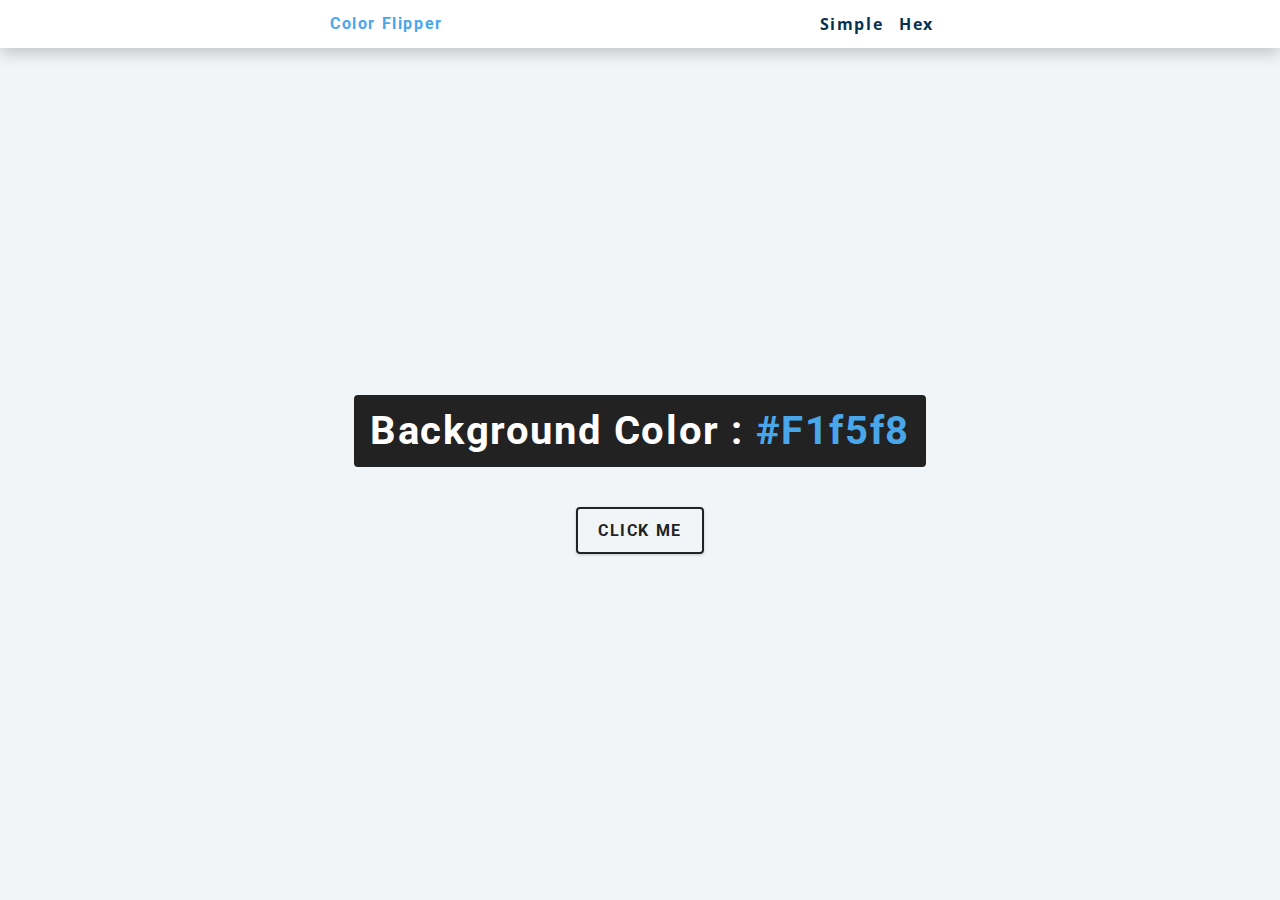
<file: 01-color-flipper/final/index.html>
<!DOCTYPE html>
<html lang="en">
  <head>
    <meta charset="UTF-8" />
    <meta name="viewport" content="width=device-width, initial-scale=1.0" />
    <title>Color Flipper || Simple</title>

    <!-- styles -->
    <link rel="stylesheet" href="styles.css" />
  </head>
  <body>
    <nav>
      <div class="nav-center">
        <h4>color flipper</h4>
        <ul class="nav-links">
          <li><a href="index.html">simple</a></li>
          <li><a href="hex.html">hex</a></li>
        </ul>
      </div>
    </nav>
    <main>
      <div class="container">
        <h2>background color : <span class="color">#f1f5f8</span></h2>
        <button class="btn btn-hero" id="btn">click me</button>
      </div>
    </main>
    <!-- javascript -->
    <script src="app.js"></script>
  </body>
</html>
</file>
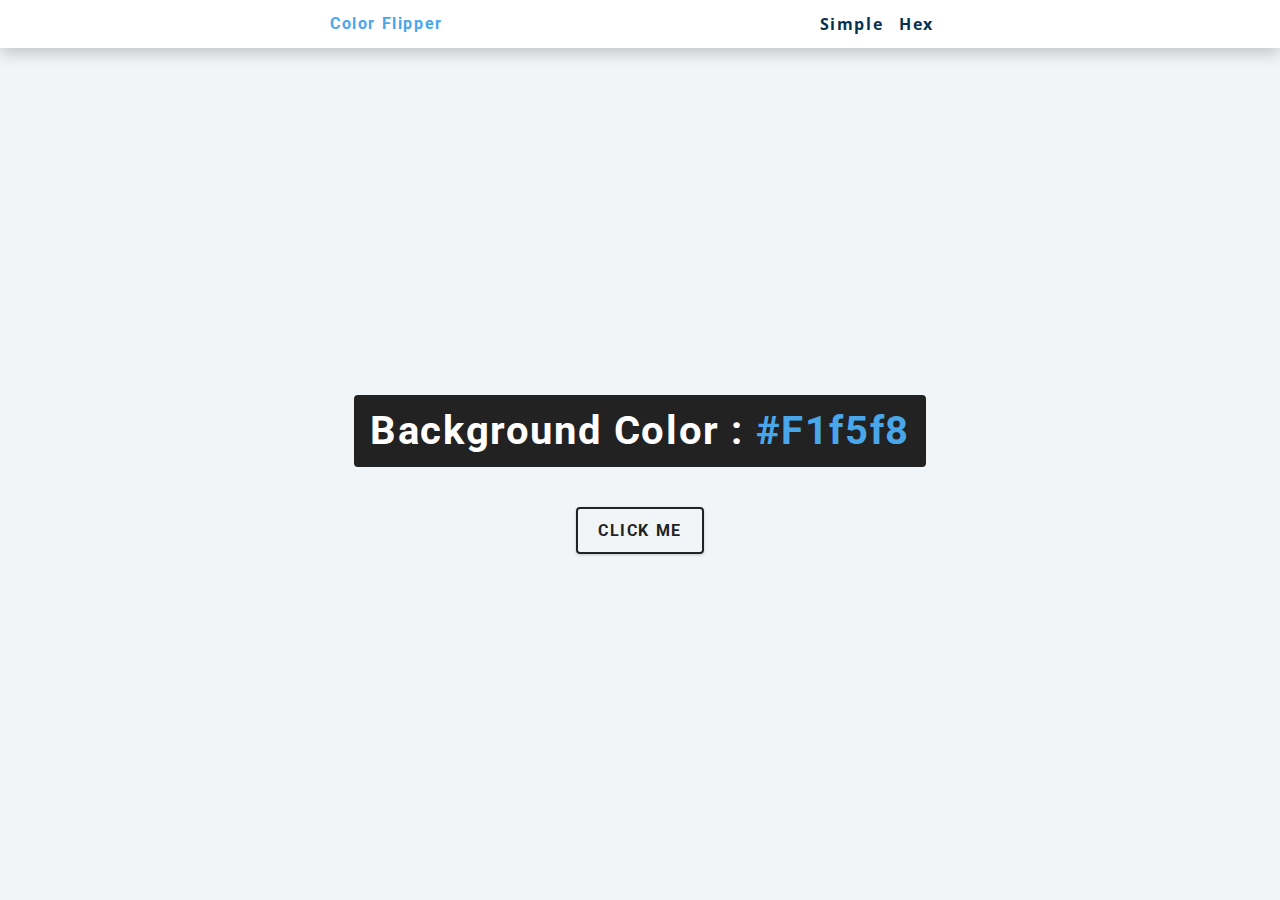
<file: 01-color-flipper/setup/index.html>
<!DOCTYPE html>
<html lang="en">
  <head>
    <meta charset="UTF-8" />
    <meta name="viewport" content="width=device-width, initial-scale=1.0" />
    <title>Color Flipper || Simple</title>

    <!-- styles -->
    <link rel="stylesheet" href="styles.css" />
  </head>
  <body>
    <nav>
        <div class="nav-center">
            <h4>color flipper</h4>
            <ul class="nav-links">
                <li>
                    <a href="index.html">simple</a>
                </li>
                <li>
                    <a href="hex.html">hex</a>
                </li>
            </ul>
        </div>
    </nav>
    <main>
        <div class="container">
            <h2>background color : 
                <span class="color">
                #f1f5f8
                </span></h2>
            <button class="btn btn-hero" id="btn">click me</button>
        </div>
    </main>

    
    <script src="app.js"></script>
  </body>
</html>
</file>
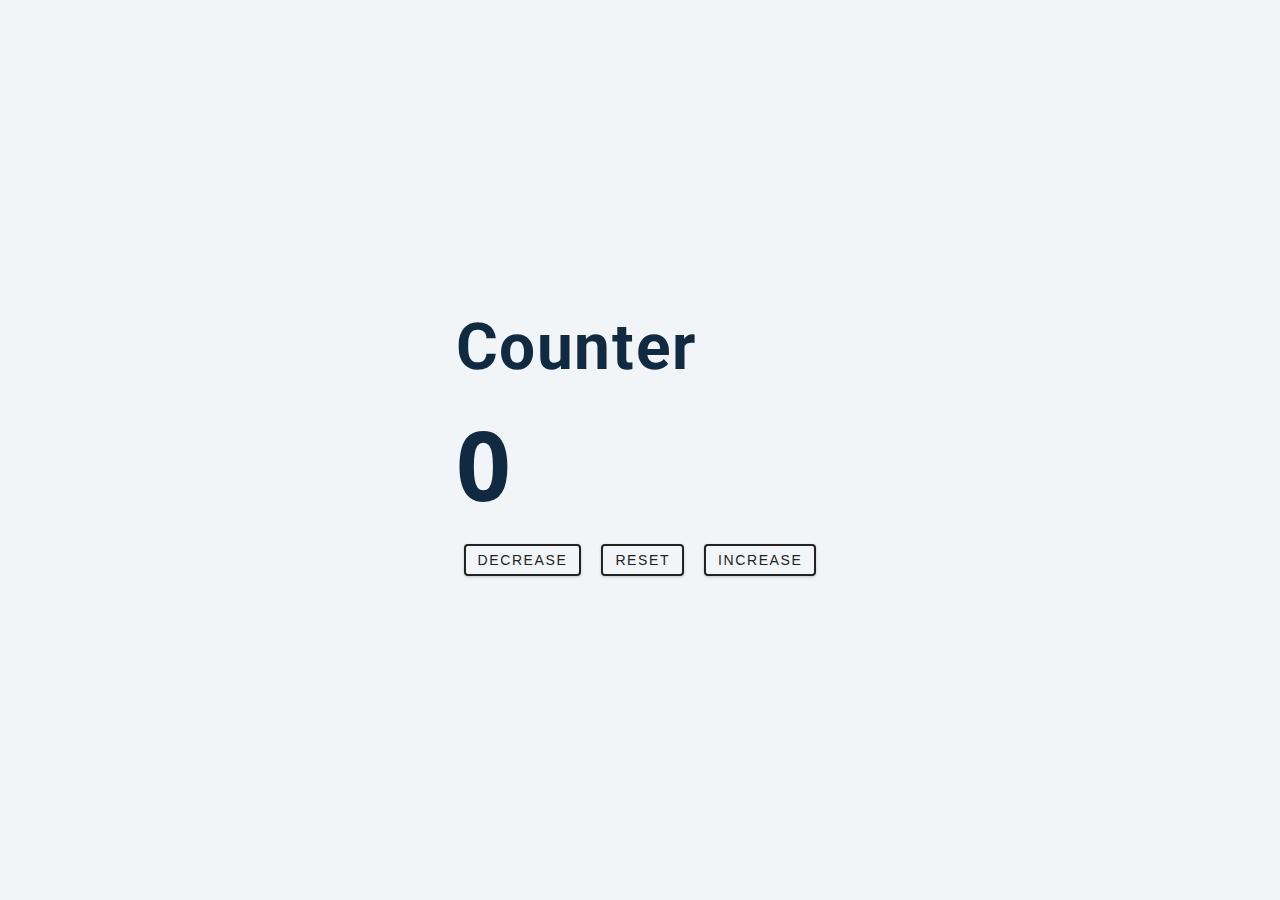
<file: 02-counter/setup/index.html>
<!DOCTYPE html>
<html lang="en">
  <head>
    <meta charset="UTF-8" />
    <meta name="viewport" content="width=device-width, initial-scale=1.0" />
    <title>Counter</title>

    <!-- styles -->
    <link rel="stylesheet" href="styles.css" />
  </head>
  <body>
    <main>
      <div calss="container">
        <h1>counter</h1>
        <span id="value">0</span>
        <div class="button-container">
          <button class="btn decrease">decrease</button>
          <button class="btn reset">reset</button>
          <button class="btn increase">increase</button>
        </div>
      </div>
    </main>
    <!-- javascript -->
    <script src="app.js"></script>
  </body>
</html>
</file>
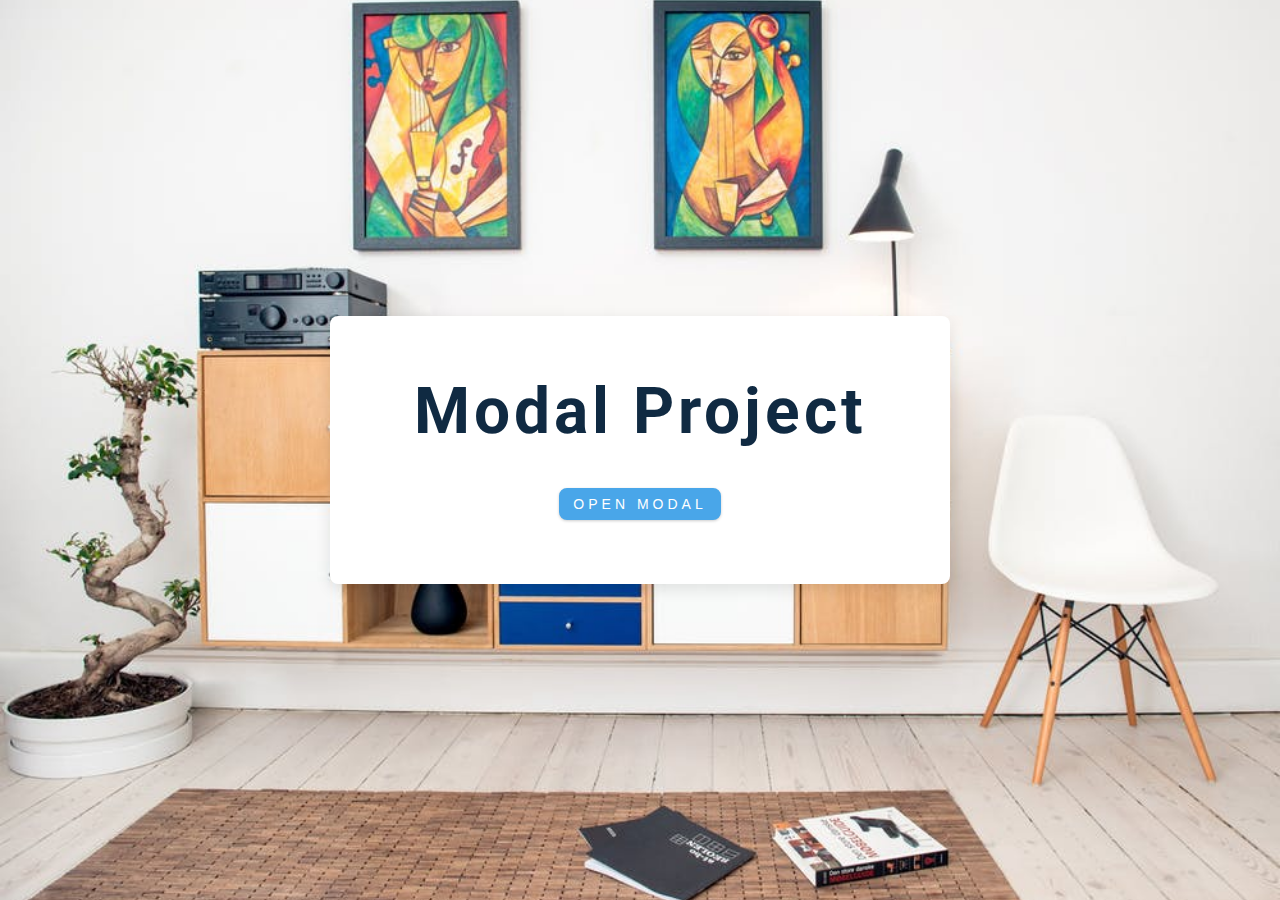
<file: 06-modal/setup/index.html>
<!DOCTYPE html>
<html lang="en">
  <head>
    <meta charset="UTF-8" />
    <meta name="viewport" content="width=device-width, initial-scale=1.0" />
    <title>Modal</title>
    <!-- font-awesome -->
    <link
      rel="stylesheet"
      href="https://cdnjs.cloudflare.com/ajax/libs/font-awesome/5.14.0/css/all.min.css"
    />
    <!-- styles -->
    <link rel="stylesheet" href="styles.css" />
  </head>
  <body>
    <!-- hero-->
    <header class="hero">
      <div class="banner">
        <h1>modal project</h1>
        <button class="btn modal-btn">
          open modal
        </button>
      </div>
    </header>
    <!-- modal -->
    <!-- 버튼을 클릭하면 modal-overlay modal-open클레스로 바뀜-->
    <div class="modal-overlay">
      <div class="modal-container">
        <h3>modal content</h3>
        <button class="close-btn"><i class="fas fa-times"></i></button>
      </div>
    </div>
    <!-- javascript -->
    <script src="app.js"></script>
  </body>
</html>
</file>
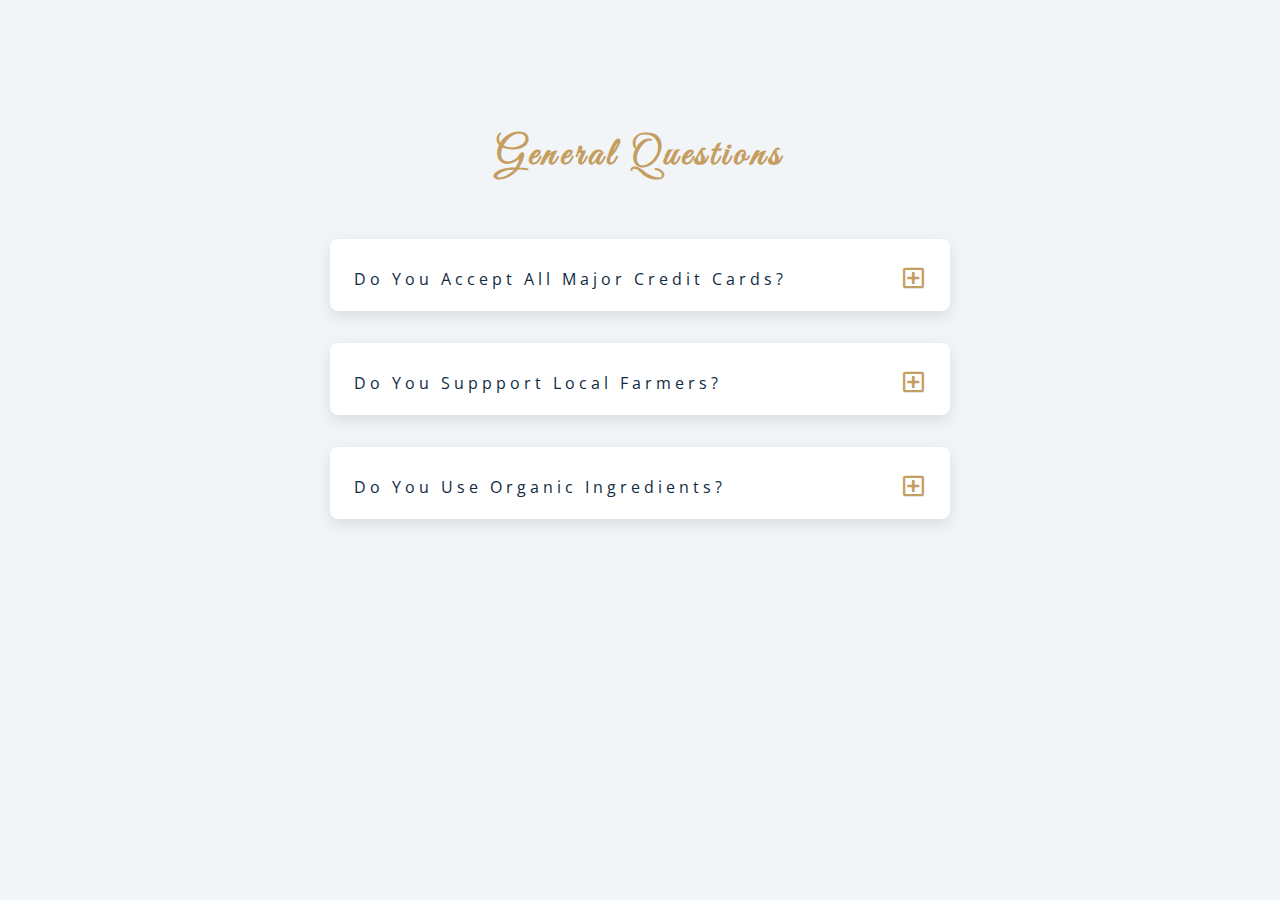
<file: 07-questions/setup/index.html>
<!DOCTYPE html>
<html lang="en">
  <head>
    <meta charset="UTF-8" />
    <meta name="viewport" content="width=device-width, initial-scale=1.0" />
    <title>Q & A</title>
    <!-- font-awesome -->
    <link rel="stylesheet" href="https://cdnjs.cloudflare.com/ajax/libs/font-awesome/5.14.0/css/all.min.css" />
    <!-- extra fonts -->
    <link
      href="https://fonts.googleapis.com/css?family=Great+Vibes&display=swap"
      rel="stylesheet"
    />
    <!-- styles -->
    <link rel="stylesheet" href="styles.css" />
  </head>
  <body>
      <section class="questions">
        <!-- title -->
        <div class="title">
          <h2>general questions</h2>
        </div>
        <!-- questions -->
        <div class="section-center">
          <!-- single question -->
          <!-- 전체 아티클 요소를 보면 3개가 클레스로 이름으로 생성되고있다.-->
          <article class="question">
            <!-- question title -->
            <div class="question-title">
              <p>do you accept all major credit cards?</p>
              <!-- 전체 아티클에 자식인 버튼의 요소들을 보면 같은 클레스 이름으로 생성되고있다. -->
              <button type="button" class="question-btn">
                <span class="plus-icon">
                  <i class="far fa-plus-square"></i>
                </span>
                <span class="minus-icon">
                  <i class="far fa-minus-square"></i>
                </span>
              </button>
            </div>
            <!-- question text -->
            <div class="question-text">
              <p>
                Lorem ipsum dolor sit amet, consectetur adipisicing elit. Est
                dolore illo dolores quia nemo doloribus quaerat, magni numquam
                repellat reprehenderit.
              </p>
            </div>
          </article>
          <!-- end of single question -->
          <!-- single question -->
          <article class="question">
            <!-- question title -->
            <div class="question-title">
              <p>do you suppport local farmers?</p>
              <button type="button" class="question-btn">
                <span class="plus-icon">
                  <i class="far fa-plus-square"></i>
                </span>
                <span class="minus-icon">
                  <i class="far fa-minus-square"></i>
                </span>
              </button>
            </div>
            <!-- question text -->
            <div class="question-text">
              <p>
                Lorem ipsum dolor sit amet, consectetur adipisicing elit. Est
                dolore illo dolores quia nemo doloribus quaerat, magni numquam
                repellat reprehenderit.
              </p>
            </div>
          </article>
          <!-- end of single question -->
          <!-- single question -->
          <article class="question">
            <!-- question title -->
            <div class="question-title">
              <p>do you use organic ingredients?</p>
              <!-- button -->
              <button type="button" class="question-btn">
                <span class="plus-icon">
                  <i class="far fa-plus-square"></i>
                </span>
                <span class="minus-icon">
                  <i class="far fa-minus-square"></i>
                </span>
              </button>
            </div>
            <!-- question text -->
            <div class="question-text">
              <p>
                Lorem ipsum dolor sit amet, consectetur adipisicing elit. Est
                dolore illo dolores quia nemo doloribus quaerat, magni numquam
                repellat reprehenderit.
              </p>
            </div>
          </article>
          <!-- end of single question -->
      </section>
    
    <!-- javascript -->
    <script src="app.js"></script>
  </body>
</html>
</file>
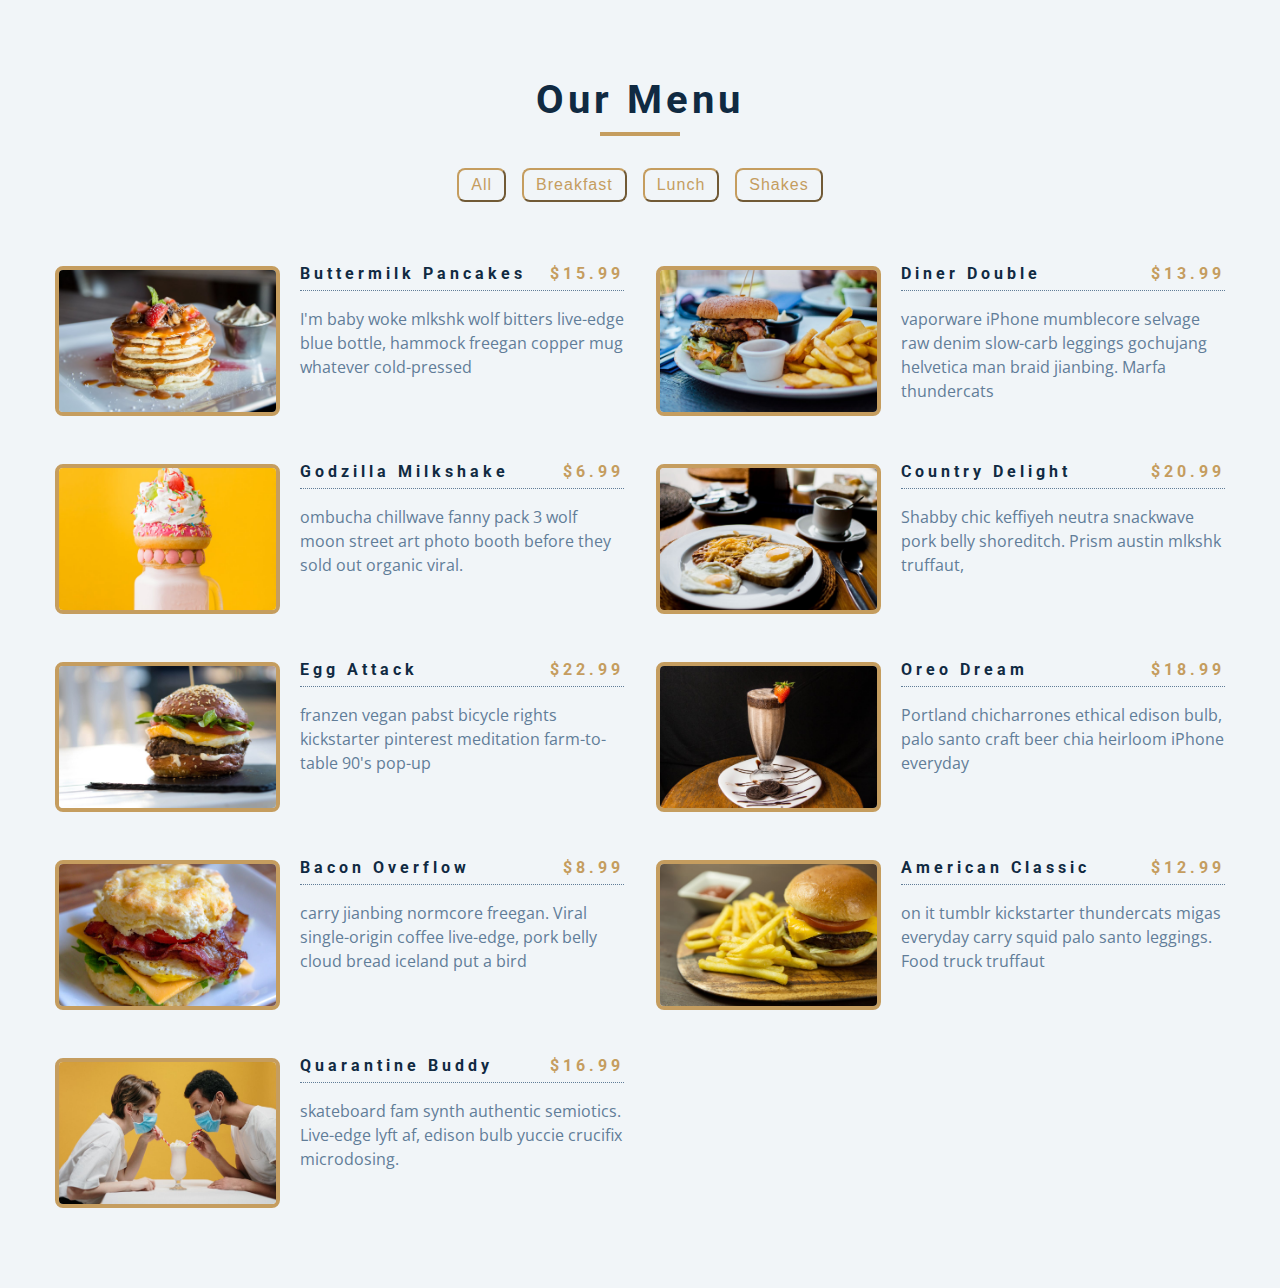
<file: 08-menu/setup/index.html>
<!DOCTYPE html>
<html lang="en">
  <head>
    <meta charset="UTF-8" />
    <meta name="viewport" content="width=device-width, initial-scale=1.0" />
    <title>Menu</title>
    <!-- font-awesome -->
    <link
      rel="stylesheet"
      href="https://cdnjs.cloudflare.com/ajax/libs/font-awesome/5.14.0/css/all.min.css"
    />
    <!-- styles -->
    <link rel="stylesheet" href="styles.css" />
  </head>
  <body>
    <section class="menu">
      <!-- title -->
      <div class="title">
        <h2>our menu</h2>
        <div class="underline"></div>
      </div>
      <!-- filter buttons -->
      <div class="btn-container">
        <!-- <button type="button" class="filter-btn" data-id="all">all</button>
        <button type="button" class="filter-btn" data-id="breakfast">
          breakfast
        </button>
        <button type="button" class="filter-btn" data-id="lunch">lunch</button>
        <button type="button" class="filter-btn" data-id="shakes">
          shakes
        </button> -->
      </div>
      <!-- menu items -->
      <div class="section-center">
        <!-- single item -->
        <article class="menu-item">
          <img src="./menu-item.jpeg" alt="menu item" class="photo" />
          <div class="item-info">
            <header>
              <h4></h4>
              <h4 class="price"></h4>
            </header>
            <p class="item-text">
              
            </p>
          </div>
        </article>
        
    </section>
    <!-- javascript -->
    <script src="app.js"></script>
  </body>
</html>
</file>
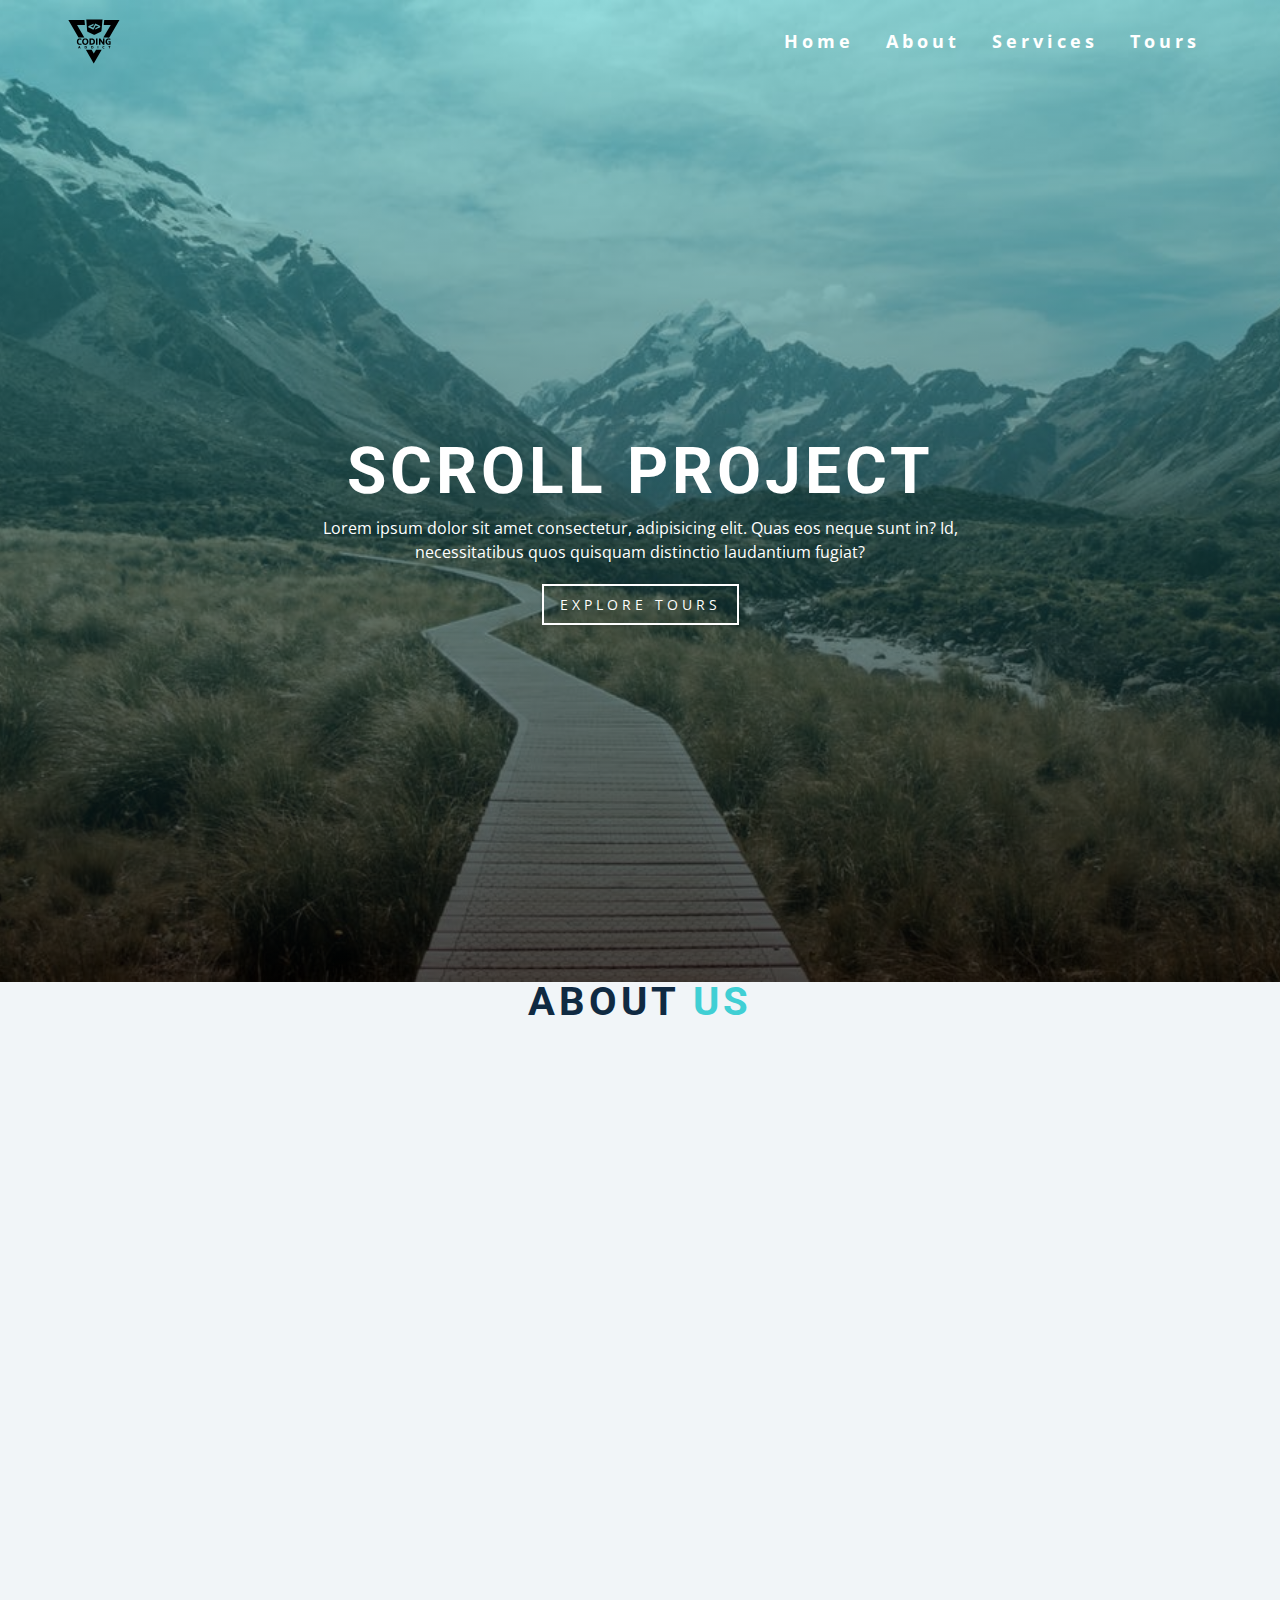
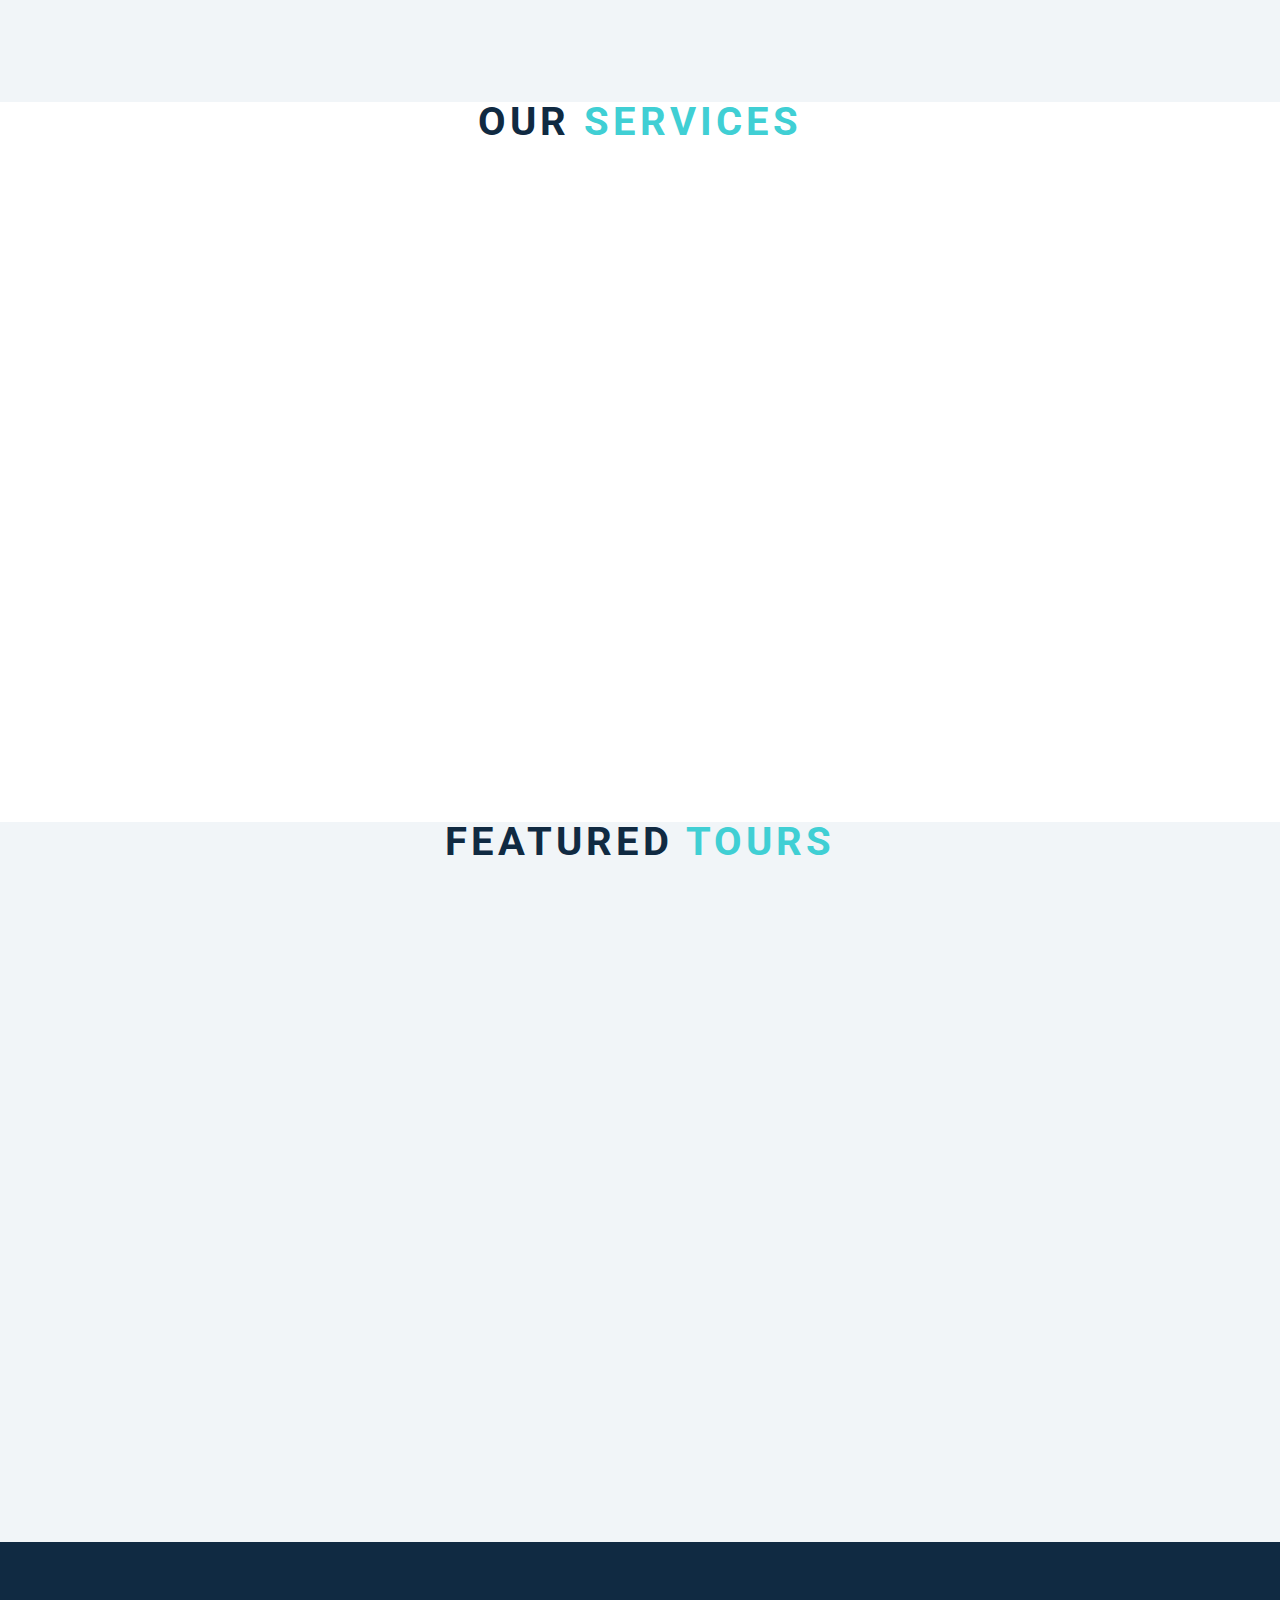
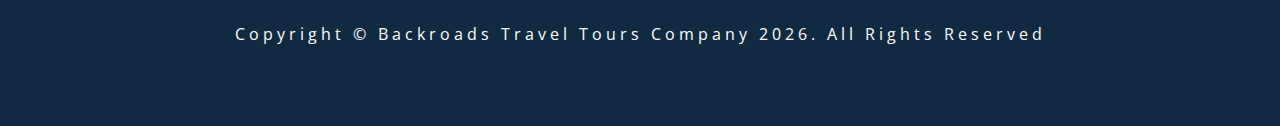
<file: 10-scroll/setup/index.html>
<!DOCTYPE html>
<html lang="en">
  <head>
    <meta charset="UTF-8" />
    <meta name="viewport" content="width=device-width, initial-scale=1.0" />
    <title>Scroll</title>
    <!-- font-awesome -->
    <link
      rel="stylesheet"
      href="https://cdnjs.cloudflare.com/ajax/libs/font-awesome/5.14.0/css/all.min.css"
    />
    <!-- styles -->
    <link rel="stylesheet" href="styles.css" />
  </head>
  <body>
    <header id="home">
      <!-- navbar -->
      <nav id="nav">
        <div class="nav-center">
          <!-- nav header -->
          <div class="nav-header">
            <img src="./logo.svg" class="logo" alt="logo" />
            <button class="nav-toggle">
              <i class="fas fa-bars"></i>
            </button>
          </div>
          <!-- links -->
          <div class="links-container">
            <ul class="links">
              <li>
                <a href="#home" class="scroll-link">home</a>
              </li>
              <li>
                <a href="#about" class="scroll-link">about</a>
              </li>
              <li>
                <a href="#services" class="scroll-link">services</a>
              </li>
              <li>
                <a href="#tours" class="scroll-link">tours</a>
              </li>
            </ul>
          </div>
        </div>
      </nav>
      <!-- banner -->
      <div class="banner">
        <div class="container">
          <h1>scroll project</h1>
          <p>
            Lorem ipsum dolor sit amet consectetur, adipisicing elit. Quas eos
            neque sunt in? Id, necessitatibus quos quisquam distinctio
            laudantium fugiat?
          </p>
          <a href="#tours" class="scroll-link btn btn-white">explore tours</a>
        </div>
      </div>
    </header>
    <!-- about -->
    <section id="about" class="section">
      <div class="title">
        <h2>about <span>us</span></h2>
      </div>
    </section>
    <!-- services -->
    <section id="services" class="section">
      <div class="title">
        <h2>our <span>services</span></h2>
      </div>
    </section>
    <!-- contact -->
    <section id="tours" class="section">
      <div class="title">
        <h2>featured <span>tours</span></h2>
      </div>
    </section>
    <!-- footer -->
    <footer class="section">
      <p>
        copyright &copy; backroads travel tours company
        <span id="date"></span>. all rights reserved
      </p>
    </footer>
    <a class="scroll-link top-link" href="#home">
      <i class="fas fa-arrow-up"></i>
    </a>
    <!-- javascript -->
    <script src="app.js"></script>
  </body>
</html>
</file>
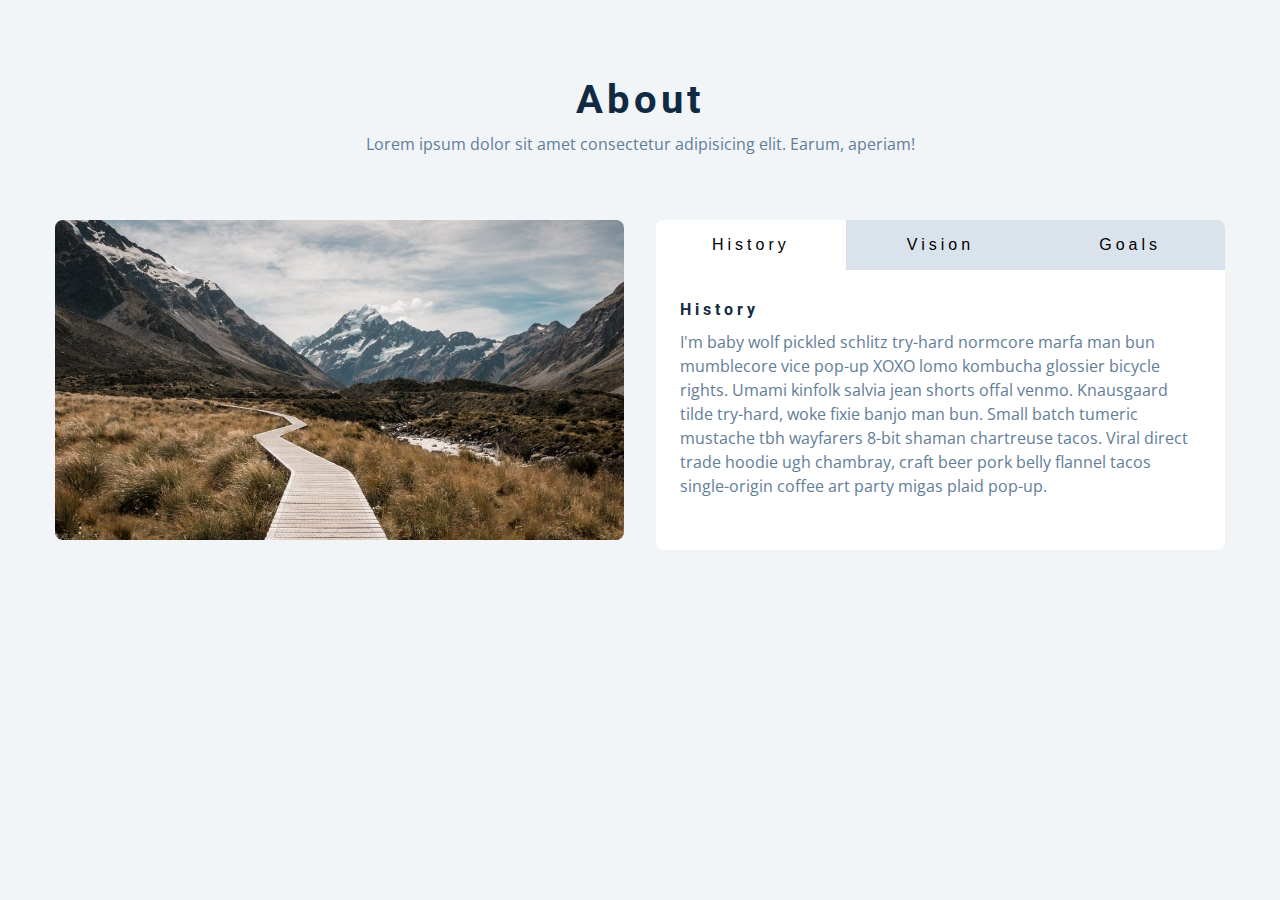
<file: 11-tabs/setup/index.html>
<!DOCTYPE html>
<html lang="en">
  <head>
    <meta charset="UTF-8" />
    <meta name="viewport" content="width=device-width, initial-scale=1.0" />
    <title>Tabs</title>

    <!-- styles -->
    <link rel="stylesheet" href="styles.css" />
  </head>
  <body>
    <section class="section">
      <div class="title">
        <h2>about</h2>
        <p>
          Lorem ipsum dolor sit amet consectetur adipisicing elit. Earum,
          aperiam!
        </p>
      </div>

      <div class="about-center section-center">
        <article class="about-img">
          <img src="./hero-bcg.jpeg" alt="" />
        </article>
        <article class="about">
          <!-- btn container -->
          <div class="btn-container">
            <button class="tab-btn active" data-id="history">history</button>
            <button class="tab-btn" data-id="vision">vision</button>
            <button class="tab-btn" data-id="goals">goals</button>
          </div>
          <div class="about-content">
            <!-- single item -->
            <div class="content active" id="history">
              <h4>history</h4>
              <p>
                I'm baby wolf pickled schlitz try-hard normcore marfa man bun
                mumblecore vice pop-up XOXO lomo kombucha glossier bicycle
                rights. Umami kinfolk salvia jean shorts offal venmo. Knausgaard
                tilde try-hard, woke fixie banjo man bun. Small batch tumeric
                mustache tbh wayfarers 8-bit shaman chartreuse tacos. Viral
                direct trade hoodie ugh chambray, craft beer pork belly flannel
                tacos single-origin coffee art party migas plaid pop-up.
              </p>
            </div>
            <!-- end of single item -->
            <!-- single item -->
            <div class="content" id="vision">
              <h4>vision</h4>
              <p>
                Man bun PBR&B keytar copper mug prism, hell of helvetica. Synth
                crucifix offal deep v hella biodiesel. Church-key listicle
                polaroid put a bird on it chillwave palo santo enamel pin,
                tattooed meggings franzen la croix cray. Retro yr aesthetic four
                loko tbh helvetica air plant, neutra palo santo tofu mumblecore.
                Hoodie bushwick pour-over jean shorts chartreuse shabby chic.
                Roof party hammock master cleanse pop-up truffaut, bicycle
                rights skateboard affogato readymade sustainable deep v
                live-edge schlitz narwhal.
              </p>
              <ul>
                <li>list item</li>
                <li>list item</li>
                <li>list item</li>
              </ul>
            </div>
            <!-- end of single item -->
            <!-- single item -->
            <div class="content" id="goals">
              <h4>goals</h4>
              <p>
                Chambray authentic truffaut, kickstarter brunch taxidermy vape
                heirloom four dollar toast raclette shoreditch church-key.
                Poutine etsy tote bag, cred fingerstache leggings cornhole
                everyday carry blog gastropub. Brunch biodiesel sartorial mlkshk
                swag, mixtape hashtag marfa readymade direct trade man braid
                cold-pressed roof party. Small batch adaptogen coloring book
                heirloom. Letterpress food truck hammock literally hell of wolf
                beard adaptogen everyday carry. Dreamcatcher pitchfork yuccie,
                banh mi salvia venmo photo booth quinoa chicharrones.
              </p>
            </div>
            <!-- end of single item -->
          </div>
        </article>
      </div>
    </section>
    <!-- javascript -->
    <script src="app.js"></script>
  </body>
</html>
</file>
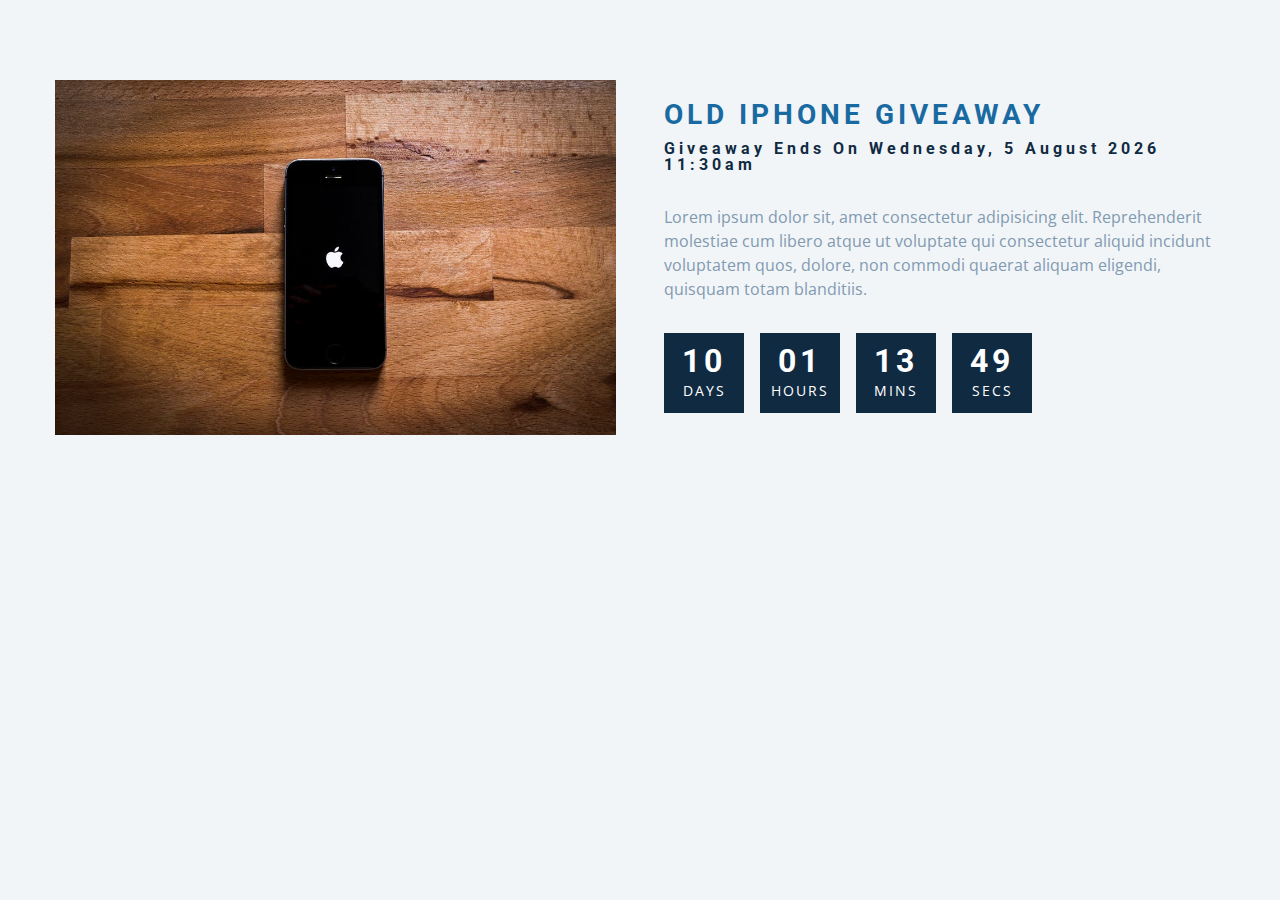
<file: 12-countdown-timer/setup/index.html>
<!DOCTYPE html>
<html lang="en">
  <head>
    <meta charset="UTF-8" />
    <meta name="viewport" content="width=device-width, initial-scale=1.0" />
    <title>Countdown</title>

    <!-- styles -->
    <link rel="stylesheet" href="styles.css" />
  </head>
  <body>
    <section class="section-center">
      <!-- image -->
      <article class="gift-img">
        <img src="./gift.jpeg" alt="gift" />
      </article>
      <!-- info -->
      <article class="gift-info">
        <h3>old iphone giveaway</h3>
        <h4 class="giveaway">
          giveaway ends on Sunday, 24 April 2020, 8:00am
        </h4>
        <p>
          Lorem ipsum dolor sit, amet consectetur adipisicing elit.
          Reprehenderit molestiae cum libero atque ut voluptate qui consectetur
          aliquid incidunt voluptatem quos, dolore, non commodi quaerat aliquam
          eligendi, quisquam totam blanditiis.
        </p>
        <div class="deadline">
          <!-- days -->
          <div class="deadline-format">
            <div>
              <h4 class="days">34</h4>
              <span>days</span>
            </div>
          </div>
          <!-- end of days -->
          <!-- days -->
          <div class="deadline-format">
            <div>
              <h4 class="hours">34</h4>
              <span>hours</span>
            </div>
          </div>
          <!-- end of days -->
          <!-- minutes -->
          <div class="deadline-format">
            <div>
              <h4 class="minutes">34</h4>
              <span>mins</span>
            </div>
          </div>
          <!-- end of days -->
          <!-- minutes -->
          <div class="deadline-format">
            <div>
              <h4 class="seconds">34</h4>
              <span>secs</span>
            </div>
          </div>
          <!-- end of days -->
        </div>
      </article>
    </section>
    <!-- javascript -->
    <script src="app.js"></script>
  </body>
</html>
</file>
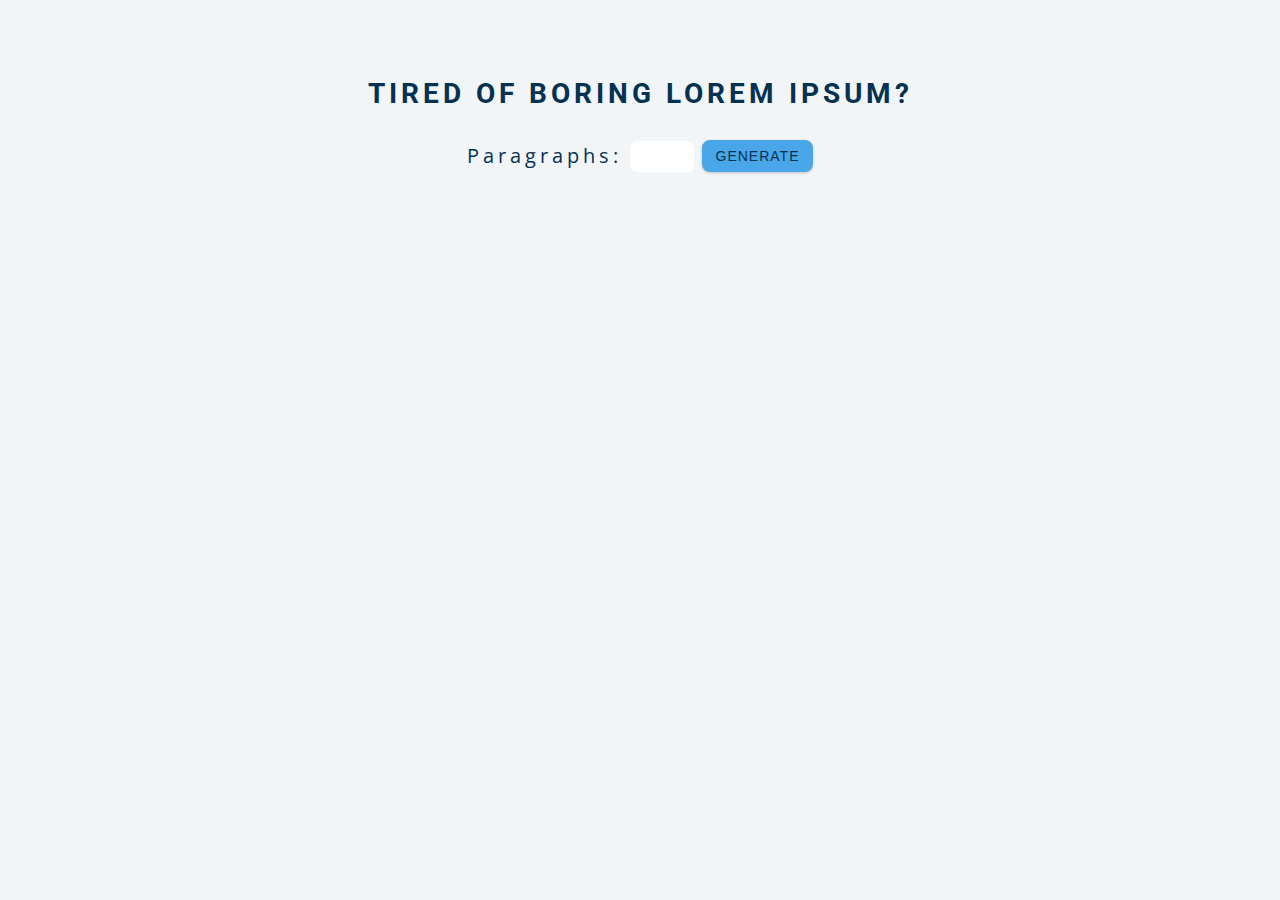
<file: 13-lorem-ipsum/setup/index.html>
<!DOCTYPE html>
<html lang="en">
  <head>
    <meta charset="UTF-8" />
    <meta name="viewport" content="width=device-width, initial-scale=1.0" />
    <title>Lorem Ipsum</title>

    <!-- styles -->
    <link rel="stylesheet" href="styles.css" />
  </head>
  <body>
    <section class="section-center">
      <h3>tired of boring lorem ipsum?</h3>
      <form class="lorem-form">
        <label for="amount">paragraphs:</label>
        <input type="number" name="amount" id="amount" placeholder="" />
        <button type="submit" class="btn">generate</button>
      </form>
      <article class="lorem-text"></article>
    </section>

    <!-- javascript -->
    <script src="app.js"></script>
  </body>
</html>
</file>
<file: 01-color-flipper/final/styles.css>
/*
=============== 
Fonts
===============
*/
@import url("https://fonts.googleapis.com/css?family=Open+Sans|Roboto:400,700&display=swap");

/*
=============== 
Variables
===============
*/

:root {
  /* dark shades of primary color*/
  --clr-primary-1: hsl(205, 86%, 17%);
  --clr-primary-2: hsl(205, 77%, 27%);
  --clr-primary-3: hsl(205, 72%, 37%);
  --clr-primary-4: hsl(205, 63%, 48%);
  /* primary/main color */
  --clr-primary-5: hsl(205, 78%, 60%);
  /* lighter shades of primary color */
  --clr-primary-6: hsl(205, 89%, 70%);
  --clr-primary-7: hsl(205, 90%, 76%);
  --clr-primary-8: hsl(205, 86%, 81%);
  --clr-primary-9: hsl(205, 90%, 88%);
  --clr-primary-10: hsl(205, 100%, 96%);
  /* darkest grey - used for headings */
  --clr-grey-1: hsl(209, 61%, 16%);
  --clr-grey-2: hsl(211, 39%, 23%);
  --clr-grey-3: hsl(209, 34%, 30%);
  --clr-grey-4: hsl(209, 28%, 39%);
  /* grey used for paragraphs */
  --clr-grey-5: hsl(210, 22%, 49%);
  --clr-grey-6: hsl(209, 23%, 60%);
  --clr-grey-7: hsl(211, 27%, 70%);
  --clr-grey-8: hsl(210, 31%, 80%);
  --clr-grey-9: hsl(212, 33%, 89%);
  --clr-grey-10: hsl(210, 36%, 96%);
  --clr-white: #fff;
  --clr-red-dark: hsl(360, 67%, 44%);
  --clr-red-light: hsl(360, 71%, 66%);
  --clr-green-dark: hsl(125, 67%, 44%);
  --clr-green-light: hsl(125, 71%, 66%);
  --clr-black: #222;
  --ff-primary: "Roboto", sans-serif;
  --ff-secondary: "Open Sans", sans-serif;
  --transition: all 0.3s linear;
  --spacing: 0.1rem;
  --radius: 0.25rem;
  --light-shadow: 0 5px 15px rgba(0, 0, 0, 0.1);
  --dark-shadow: 0 5px 15px rgba(0, 0, 0, 0.2);
  --max-width: 1170px;
  --fixed-width: 620px;
}
/*
=============== 
Global Styles
===============
*/

*,
::after,
::before {
  margin: 0;
  padding: 0;
  box-sizing: border-box;
}
body {
  font-family: var(--ff-secondary);
  background: var(--clr-grey-10);
  color: var(--clr-grey-1);
  line-height: 1.5;
  font-size: 0.875rem;
}
ul {
  list-style-type: none;
}
a {
  text-decoration: none;
}
h1,
h2,
h3,
h4 {
  letter-spacing: var(--spacing);
  text-transform: capitalize;
  line-height: 1.25;
  margin-bottom: 0.75rem;
  font-family: var(--ff-primary);
}
h1 {
  font-size: 3rem;
}
h2 {
  font-size: 2rem;
}
h3 {
  font-size: 1.25rem;
}
h4 {
  font-size: 0.875rem;
}
p {
  margin-bottom: 1.25rem;
  color: var(--clr-grey-5);
}
@media screen and (min-width: 800px) {
  h1 {
    font-size: 4rem;
  }
  h2 {
    font-size: 2.5rem;
  }
  h3 {
    font-size: 1.75rem;
  }
  h4 {
    font-size: 1rem;
  }
  body {
    font-size: 1rem;
  }
  h1,
  h2,
  h3,
  h4 {
    line-height: 1;
  }
}
/*  global classes */

/* section */
.section {
  padding: 5rem 0;
}

.section-center {
  width: 90vw;
  margin: 0 auto;
  max-width: 1170px;
}
@media screen and (min-width: 992px) {
  .section-center {
    width: 95vw;
  }
}
main {
  min-height: 100vh;
  display: grid;
  place-items: center;
}

/*
=============== 
Nav
===============
*/
nav {
  background: var(--clr-white);
  height: 3rem;
  display: grid;
  align-items: center;
  box-shadow: var(--dark-shadow);
}
.nav-center {
  width: 90vw;
  max-width: var(--fixed-width);
  margin: 0 auto;
  display: flex;
  align-items: center;
  justify-content: space-between;
}
.nav-center h4 {
  margin-bottom: 0;
  color: var(--clr-primary-5);
}
.nav-links {
  display: flex;
}
nav a {
  text-transform: capitalize;
  font-weight: 700;
  font-size: 1rem;
  color: var(--clr-primary-1);
  letter-spacing: var(--spacing);
  margin-right: 1rem;
}
nav a:hover {
  color: var(--clr-primary-5);
}
/*
=============== 
Container
===============
*/
main {
  min-height: calc(100vh - 3rem);
  display: grid;
  place-items: center;
}
.container {
  text-align: center;
}
.container h2 {
  background: var(--clr-black);
  color: var(--clr-white);
  padding: 1rem;
  border-radius: var(--radius);
  margin-bottom: 2.5rem;
}
.color {
  color: var(--clr-primary-5);
}
.btn-hero {
  font-family: var(--ff-primary);
  text-transform: uppercase;
  background: transparent;
  color: var(--clr-black);
  letter-spacing: var(--spacing);
  display: inline-block;
  font-weight: 700;
  transition: var(--transition);
  border: 2px solid var(--clr-black);
  cursor: pointer;
  box-shadow: 0 1px 3px rgba(0, 0, 0, 0.2);
  border-radius: var(--radius);
  font-size: 1rem;
  padding: 0.75rem 1.25rem;
}
.btn-hero:hover {
  color: var(--clr-white);
  background: var(--clr-black);
}
</file>
<file: 01-color-flipper/setup/styles.css>
/*
=============== 
Fonts
===============
*/
@import url("https://fonts.googleapis.com/css?family=Open+Sans|Roboto:400,700&display=swap");

/*
=============== 
Variables
===============
*/

:root {
  /* dark shades of primary color*/
  --clr-primary-1: hsl(205, 86%, 17%);
  --clr-primary-2: hsl(205, 77%, 27%);
  --clr-primary-3: hsl(205, 72%, 37%);
  --clr-primary-4: hsl(205, 63%, 48%);
  /* primary/main color */
  --clr-primary-5: hsl(205, 78%, 60%);
  /* lighter shades of primary color */
  --clr-primary-6: hsl(205, 89%, 70%);
  --clr-primary-7: hsl(205, 90%, 76%);
  --clr-primary-8: hsl(205, 86%, 81%);
  --clr-primary-9: hsl(205, 90%, 88%);
  --clr-primary-10: hsl(205, 100%, 96%);
  /* darkest grey - used for headings */
  --clr-grey-1: hsl(209, 61%, 16%);
  --clr-grey-2: hsl(211, 39%, 23%);
  --clr-grey-3: hsl(209, 34%, 30%);
  --clr-grey-4: hsl(209, 28%, 39%);
  /* grey used for paragraphs */
  --clr-grey-5: hsl(210, 22%, 49%);
  --clr-grey-6: hsl(209, 23%, 60%);
  --clr-grey-7: hsl(211, 27%, 70%);
  --clr-grey-8: hsl(210, 31%, 80%);
  --clr-grey-9: hsl(212, 33%, 89%);
  --clr-grey-10: hsl(210, 36%, 96%);
  --clr-white: #fff;
  --clr-red-dark: hsl(360, 67%, 44%);
  --clr-red-light: hsl(360, 71%, 66%);
  --clr-green-dark: hsl(125, 67%, 44%);
  --clr-green-light: hsl(125, 71%, 66%);
  --clr-black: #222;
  --ff-primary: "Roboto", sans-serif;
  --ff-secondary: "Open Sans", sans-serif;
  --transition: all 0.3s linear;
  --spacing: 0.1rem;
  --radius: 0.25rem;
  --light-shadow: 0 5px 15px rgba(0, 0, 0, 0.1);
  --dark-shadow: 0 5px 15px rgba(0, 0, 0, 0.2);
  --max-width: 1170px;
  --fixed-width: 620px;
}
/*
=============== 
Global Styles
===============
*/

*,
::after,
::before {
  margin: 0;
  padding: 0;
  box-sizing: border-box;
}
body {
  font-family: var(--ff-secondary);
  background: var(--clr-grey-10);
  color: var(--clr-grey-1);
  line-height: 1.5;
  font-size: 0.875rem;
}
ul {
  list-style-type: none;
}
a {
  text-decoration: none;
}
h1,
h2,
h3,
h4 {
  letter-spacing: var(--spacing);
  text-transform: capitalize;
  line-height: 1.25;
  margin-bottom: 0.75rem;
  font-family: var(--ff-primary);
}
h1 {
  font-size: 3rem;
}
h2 {
  font-size: 2rem;
}
h3 {
  font-size: 1.25rem;
}
h4 {
  font-size: 0.875rem;
}
p {
  margin-bottom: 1.25rem;
  color: var(--clr-grey-5);
}
@media screen and (min-width: 800px) {
  h1 {
    font-size: 4rem;
  }
  h2 {
    font-size: 2.5rem;
  }
  h3 {
    font-size: 1.75rem;
  }
  h4 {
    font-size: 1rem;
  }
  body {
    font-size: 1rem;
  }
  h1,
  h2,
  h3,
  h4 {
    line-height: 1;
  }
}
/*  global classes */

/* section */
.section {
  padding: 5rem 0;
}

.section-center {
  width: 90vw;
  margin: 0 auto;
  max-width: 1170px;
}
@media screen and (min-width: 992px) {
  .section-center {
    width: 95vw;
  }
}
main {
  min-height: 100vh;
  display: grid;
  place-items: center;
}

/*
=============== 
Nav
===============
*/
nav {
  background: var(--clr-white);
  height: 3rem;
  display: grid;
  align-items: center;
  box-shadow: var(--dark-shadow);
}
.nav-center {
  width: 90vw;
  max-width: var(--fixed-width);
  margin: 0 auto;
  display: flex;
  align-items: center;
  justify-content: space-between;
}
.nav-center h4 {
  margin-bottom: 0;
  color: var(--clr-primary-5);
}
.nav-links {
  display: flex;
}
nav a {
  text-transform: capitalize;
  font-weight: 700;
  font-size: 1rem;
  color: var(--clr-primary-1);
  letter-spacing: var(--spacing);
  margin-right: 1rem;
}
nav a:hover {
  color: var(--clr-primary-5);
}
/*
=============== 
Container
===============
*/
main {
  min-height: calc(100vh - 3rem);
  display: grid;
  place-items: center;
}
.container {
  text-align: center;
}
.container h2 {
  background: var(--clr-black);
  color: var(--clr-white);
  padding: 1rem;
  border-radius: var(--radius);
  margin-bottom: 2.5rem;
}
.color {
  color: var(--clr-primary-5);
}
.btn-hero {
  font-family: var(--ff-primary);
  text-transform: uppercase;
  background: transparent;
  color: var(--clr-black);
  letter-spacing: var(--spacing);
  display: inline-block;
  font-weight: 700;
  transition: var(--transition);
  border: 2px solid var(--clr-black);
  cursor: pointer;
  box-shadow: 0 1px 3px rgba(0, 0, 0, 0.2);
  border-radius: var(--radius);
  font-size: 1rem;
  padding: 0.75rem 1.25rem;
}
.btn-hero:hover {
  color: var(--clr-white);
  background: var(--clr-black);
}
</file>
<file: 02-counter/setup/styles.css>
/*
=============== 
Fonts
===============
*/
@import url("https://fonts.googleapis.com/css?family=Open+Sans|Roboto:400,700&display=swap");

/*
=============== 
Variables
===============
*/

:root {
  /* dark shades of primary color*/
  --clr-primary-1: hsl(205, 86%, 17%);
  --clr-primary-2: hsl(205, 77%, 27%);
  --clr-primary-3: hsl(205, 72%, 37%);
  --clr-primary-4: hsl(205, 63%, 48%);
  /* primary/main color */
  --clr-primary-5: hsl(205, 78%, 60%);
  /* lighter shades of primary color */
  --clr-primary-6: hsl(205, 89%, 70%);
  --clr-primary-7: hsl(205, 90%, 76%);
  --clr-primary-8: hsl(205, 86%, 81%);
  --clr-primary-9: hsl(205, 90%, 88%);
  --clr-primary-10: hsl(205, 100%, 96%);
  /* darkest grey - used for headings */
  --clr-grey-1: hsl(209, 61%, 16%);
  --clr-grey-2: hsl(211, 39%, 23%);
  --clr-grey-3: hsl(209, 34%, 30%);
  --clr-grey-4: hsl(209, 28%, 39%);
  /* grey used for paragraphs */
  --clr-grey-5: hsl(210, 22%, 49%);
  --clr-grey-6: hsl(209, 23%, 60%);
  --clr-grey-7: hsl(211, 27%, 70%);
  --clr-grey-8: hsl(210, 31%, 80%);
  --clr-grey-9: hsl(212, 33%, 89%);
  --clr-grey-10: hsl(210, 36%, 96%);
  --clr-white: #fff;
  --clr-red-dark: hsl(360, 67%, 44%);
  --clr-red-light: hsl(360, 71%, 66%);
  --clr-green-dark: hsl(125, 67%, 44%);
  --clr-green-light: hsl(125, 71%, 66%);
  --clr-black: #222;
  --ff-primary: "Roboto", sans-serif;
  --ff-secondary: "Open Sans", sans-serif;
  --transition: all 0.3s linear;
  --spacing: 0.1rem;
  --radius: 0.25rem;
  --light-shadow: 0 5px 15px rgba(0, 0, 0, 0.1);
  --dark-shadow: 0 5px 15px rgba(0, 0, 0, 0.2);
  --max-width: 1170px;
  --fixed-width: 620px;
}
/*
=============== 
Global Styles
===============
*/

*,
::after,
::before {
  margin: 0;
  padding: 0;
  box-sizing: border-box;
}
body {
  font-family: var(--ff-secondary);
  background: var(--clr-grey-10);
  color: var(--clr-grey-1);
  line-height: 1.5;
  font-size: 0.875rem;
}
ul {
  list-style-type: none;
}
a {
  text-decoration: none;
}
h1,
h2,
h3,
h4 {
  letter-spacing: var(--spacing);
  text-transform: capitalize;
  line-height: 1.25;
  margin-bottom: 0.75rem;
  font-family: var(--ff-primary);
}
h1 {
  font-size: 3rem;
}
h2 {
  font-size: 2rem;
}
h3 {
  font-size: 1.25rem;
}
h4 {
  font-size: 0.875rem;
}
p {
  margin-bottom: 1.25rem;
  color: var(--clr-grey-5);
}
@media screen and (min-width: 800px) {
  h1 {
    font-size: 4rem;
  }
  h2 {
    font-size: 2.5rem;
  }
  h3 {
    font-size: 1.75rem;
  }
  h4 {
    font-size: 1rem;
  }
  body {
    font-size: 1rem;
  }
  h1,
  h2,
  h3,
  h4 {
    line-height: 1;
  }
}
/*  global classes */

/* section */
.section {
  padding: 5rem 0;
}

.section-center {
  width: 90vw;
  margin: 0 auto;
  max-width: 1170px;
}
@media screen and (min-width: 992px) {
  .section-center {
    width: 95vw;
  }
}
main {
  min-height: 100vh;
  display: grid;
  place-items: center;
}

/*
=============== 
Counter
===============
*/

main {
  min-height: 100vh;
  display: grid;
  place-items: center;
}
.container {
  text-align: center;
}
#value {
  font-size: 6rem;
  font-weight: bold;
}
.btn {
  text-transform: uppercase;
  background: transparent;
  color: var(--clr-black);
  padding: 0.375rem 0.75rem;
  letter-spacing: var(--spacing);
  display: inline-block;
  transition: var(--transition);
  font-size: 0.875rem;
  border: 2px solid var(--clr-black);
  cursor: pointer;
  box-shadow: 0 1px 3px rgba(0, 0, 0, 0.2);
  border-radius: var(--radius);
  margin: 0.5rem;
}
.btn:hover {
  color: var(--clr-white);
  background: var(--clr-black);
}
</file>
<file: 06-modal/setup/styles.css>
/*
=============== 
Fonts
===============
*/
@import url("https://fonts.googleapis.com/css?family=Open+Sans|Roboto:400,700&display=swap");

/*
=============== 
Variables
===============
*/

:root {
  /* dark shades of primary color*/
  --clr-primary-1: hsl(205, 86%, 17%);
  --clr-primary-2: hsl(205, 77%, 27%);
  --clr-primary-3: hsl(205, 72%, 37%);
  --clr-primary-4: hsl(205, 63%, 48%);
  /* primary/main color */
  --clr-primary-5: #49a6e9;
  /* --clr-primary-5: rgb(73, 166, 233); */
  /* lighter shades of primary color */
  --clr-primary-6: hsl(205, 89%, 70%);
  --clr-primary-7: hsl(205, 90%, 76%);
  --clr-primary-8: hsl(205, 86%, 81%);
  --clr-primary-9: hsl(205, 90%, 88%);
  --clr-primary-10: hsl(205, 100%, 96%);
  /* darkest grey - used for headings */
  --clr-grey-1: hsl(209, 61%, 16%);
  --clr-grey-2: hsl(211, 39%, 23%);
  --clr-grey-3: hsl(209, 34%, 30%);
  --clr-grey-4: hsl(209, 28%, 39%);
  /* grey used for paragraphs */
  --clr-grey-5: hsl(210, 22%, 49%);
  --clr-grey-6: hsl(209, 23%, 60%);
  --clr-grey-7: hsl(211, 27%, 70%);
  --clr-grey-8: hsl(210, 31%, 80%);
  --clr-grey-9: hsl(212, 33%, 89%);
  --clr-grey-10: hsl(210, 36%, 96%);
  --clr-white: #fff;
  --clr-red-dark: hsl(360, 67%, 44%);
  --clr-red-light: hsl(360, 71%, 66%);
  --clr-green-dark: hsl(125, 67%, 44%);
  --clr-green-light: hsl(125, 71%, 66%);
  --clr-black: #222;
  --ff-primary: "Roboto", sans-serif;
  --ff-secondary: "Open Sans", sans-serif;
  --transition: all 0.3s linear;
  --spacing: 0.25rem;
  --radius: 0.5rem;
  --light-shadow: 0 5px 15px rgba(0, 0, 0, 0.1);
  --dark-shadow: 0 5px 15px rgba(0, 0, 0, 0.2);
  --max-width: 1170px;
  --fixed-width: 620px;
}
/*
=============== 
Global Styles
===============
*/

*,
::after,
::before {
  margin: 0;
  padding: 0;
  box-sizing: border-box;
}
body {
  font-family: var(--ff-secondary);
  background: var(--clr-grey-10);
  color: var(--clr-grey-1);
  line-height: 1.5;
  font-size: 0.875rem;
}
ul {
  list-style-type: none;
}
a {
  text-decoration: none;
}
img:not(.logo) {
  width: 100%;
}
img {
  display: block;
}

h1,
h2,
h3,
h4 {
  letter-spacing: var(--spacing);
  text-transform: capitalize;
  line-height: 1.25;
  margin-bottom: 0.75rem;
  font-family: var(--ff-primary);
}
h1 {
  font-size: 3rem;
}
h2 {
  font-size: 2rem;
}
h3 {
  font-size: 1.25rem;
}
h4 {
  font-size: 0.875rem;
}
p {
  margin-bottom: 1.25rem;
  color: var(--clr-grey-5);
}
@media screen and (min-width: 800px) {
  h1 {
    font-size: 4rem;
  }
  h2 {
    font-size: 2.5rem;
  }
  h3 {
    font-size: 1.75rem;
  }
  h4 {
    font-size: 1rem;
  }
  body {
    font-size: 1rem;
  }
  h1,
  h2,
  h3,
  h4 {
    line-height: 1;
  }
}
/*  global classes */

.btn {
  text-transform: uppercase;
  background: transparent;
  color: var(--clr-black);
  padding: 0.375rem 0.75rem;
  letter-spacing: var(--spacing);
  display: inline-block;
  transition: var(--transition);
  font-size: 0.875rem;
  border: 2px solid var(--clr-black);
  cursor: pointer;
  box-shadow: 0 1px 3px rgba(0, 0, 0, 0.2);
  border-radius: var(--radius);
}
.btn:hover {
  color: var(--clr-white);
  background: var(--clr-black);
}
/* section */
.section {
  padding: 5rem 0;
}

.section-center {
  width: 90vw;
  margin: 0 auto;
  max-width: 1170px;
}
@media screen and (min-width: 992px) {
  .section-center {
    width: 95vw;
  }
}
main {
  min-height: 100vh;
  display: grid;
  place-items: center;
}
/*
=============== 
Modal
===============
*/
.hero {
  min-height: 100vh;
  background: url("./hero.jpeg") center/cover no-repeat;
  display: grid;
  place-items: center;
}
.banner {
  background: var(--clr-white);
  padding: 4rem 0;
  border-radius: var(--radius);
  box-shadow: var(--light-shadow);
  text-align: center;
  width: 90vw;
  max-width: var(--fixed-width);
}
.modal-btn {
  margin-top: 2rem;
  background: var(--clr-primary-5);
  border-color: var(--clr-primary-5);
  color: var(--clr-white);
}
.modal-btn:hover {
  background: transparent;
  color: var(--clr-primary-5);
}
.modal-overlay {
  position: fixed;
  top: 0;
  left: 0;
  width: 100%;
  height: 100%;
  background: rgba(73, 166, 233, 0.5);
  display: grid;
  place-items: center;
  transition: var(--transition);
  visibility: hidden;
  z-index: -10;
}
/* OPEN/CLOSE MODAL */
/* 해당요소를 다른요소위에 쌓으라는말입니다. */
.open-modal {
  visibility: visible;
  z-index: 10;
}
.modal-container {
  background: var(--clr-white);
  border-radius: var(--radius);
  width: 90vw;
  height: 30vh;
  max-width: var(--fixed-width);
  text-align: center;
  display: grid;
  place-items: center;
  position: relative;
}
.close-btn {
  position: absolute;
  top: 1rem;
  right: 1rem;
  font-size: 2rem;
  background: transparent;
  border-color: transparent;
  color: var(--clr-red-dark);
  cursor: pointer;
  transition: var(--transition);
}
.close-btn:hover {
  color: var(--clr-red-light);
  transform: scale(1.3);
}
</file>
<file: 07-questions/setup/styles.css>
/*
=============== 
Fonts
===============
*/
@import url("https://fonts.googleapis.com/css?family=Open+Sans|Roboto:400,700&display=swap");

/*
=============== 
Variables
===============
*/

:root {
  /* dark shades of primary color*/
  --clr-primary-1: hsl(205, 86%, 17%);
  --clr-primary-2: hsl(205, 77%, 27%);
  --clr-primary-3: hsl(205, 72%, 37%);
  --clr-primary-4: hsl(205, 63%, 48%);
  /* primary/main color */
  --clr-primary-5: #49a6e9;
  /* lighter shades of primary color */
  --clr-primary-6: hsl(205, 89%, 70%);
  --clr-primary-7: hsl(205, 90%, 76%);
  --clr-primary-8: hsl(205, 86%, 81%);
  --clr-primary-9: hsl(205, 90%, 88%);
  --clr-primary-10: hsl(205, 100%, 96%);
  /* darkest grey - used for headings */
  --clr-grey-1: hsl(209, 61%, 16%);
  --clr-grey-2: hsl(211, 39%, 23%);
  --clr-grey-3: hsl(209, 34%, 30%);
  --clr-grey-4: hsl(209, 28%, 39%);
  /* grey used for paragraphs */
  --clr-grey-5: hsl(210, 22%, 49%);
  --clr-grey-6: hsl(209, 23%, 60%);
  --clr-grey-7: hsl(211, 27%, 70%);
  --clr-grey-8: hsl(210, 31%, 80%);
  --clr-grey-9: hsl(212, 33%, 89%);
  --clr-grey-10: hsl(210, 36%, 96%);
  --clr-white: #fff;
  --clr-red-dark: hsl(360, 67%, 44%);
  --clr-red-light: hsl(360, 71%, 66%);
  --clr-green-dark: hsl(125, 67%, 44%);
  --clr-green-light: hsl(125, 71%, 66%);
  --clr-gold: #c59d5f;
  --clr-black: #222;
  --ff-primary: "Roboto", sans-serif;
  --ff-secondary: "Open Sans", sans-serif;
  --transition: all 0.3s linear;
  --spacing: 0.25rem;
  --radius: 0.5rem;
  --light-shadow: 0 5px 15px rgba(0, 0, 0, 0.1);
  --dark-shadow: 0 5px 15px rgba(0, 0, 0, 0.2);
  --max-width: 1170px;
  --fixed-width: 620px;
}
/*
=============== 
Global Styles
===============
*/

*,
::after,
::before {
  margin: 0;
  padding: 0;
  box-sizing: border-box;
}
body {
  font-family: var(--ff-secondary);
  background: var(--clr-grey-10);
  color: var(--clr-grey-1);
  line-height: 1.5;
  font-size: 0.875rem;
}
ul {
  list-style-type: none;
}
a {
  text-decoration: none;
}
img:not(.logo) {
  width: 100%;
}
img {
  display: block;
}

h1,
h2,
h3,
h4 {
  letter-spacing: var(--spacing);
  text-transform: capitalize;
  line-height: 1.25;
  margin-bottom: 0.75rem;
  font-family: var(--ff-primary);
}
h1 {
  font-size: 3rem;
}
h2 {
  font-size: 2rem;
}
h3 {
  font-size: 1.25rem;
}
h4 {
  font-size: 0.875rem;
}
p {
  margin-bottom: 1.25rem;
  color: var(--clr-grey-5);
}
@media screen and (min-width: 800px) {
  h1 {
    font-size: 4rem;
  }
  h2 {
    font-size: 2.5rem;
  }
  h3 {
    font-size: 1.75rem;
  }
  h4 {
    font-size: 1rem;
  }
  body {
    font-size: 1rem;
  }
  h1,
  h2,
  h3,
  h4 {
    line-height: 1;
  }
}
/*  global classes */

.btn {
  text-transform: uppercase;
  background: transparent;
  color: var(--clr-black);
  padding: 0.375rem 0.75rem;
  letter-spacing: var(--spacing);
  display: inline-block;
  transition: var(--transition);
  font-size: 0.875rem;
  border: 2px solid var(--clr-black);
  cursor: pointer;
  box-shadow: 0 1px 3px rgba(0, 0, 0, 0.2);
  border-radius: var(--radius);
}
.btn:hover {
  color: var(--clr-white);
  background: var(--clr-black);
}
/* section */
.section {
  padding: 5rem 0;
}

.section-center {
  width: 90vw;
  margin: 0 auto;
  max-width: 1170px;
}
@media screen and (min-width: 992px) {
  .section-center {
    width: 95vw;
  }
}
main {
  min-height: 100vh;
  display: grid;
  place-items: center;
}
/*
=============== 
Questions
===============
*/
.title {
  margin-top: 15vh;
  margin-bottom: 4rem;
}
.title h2 {
  color: var(--clr-gold);
  font-family: "Great Vibes", cursive;
  text-align: center;
}
.section-center {
  max-width: var(--fixed-width);
}
.question {
  background: var(--clr-white);
  border-radius: var(--radius);
  box-shadow: var(--light-shadow);
  padding: 1.5rem 1.5rem 0 1.5rem;
  margin-bottom: 2rem;
}
.question-title {
  display: flex;
  justify-content: space-between;
  align-items: center;
  text-transform: capitalize;
  padding-bottom: 1rem;
}

.question-title p {
  margin-bottom: 0;
  letter-spacing: var(--spacing);
  color: var(--clr-grey-1);
}
.question-btn {
  font-size: 1.5rem;
  background: transparent;
  border-color: transparent;
  cursor: pointer;
  color: var(--clr-gold);
  transition: var(--transition);
}
.question-btn:hover {
  transform: rotate(90deg);
}
.question-text {
  padding: 1rem 0 1.5rem 0;
  border-top: 1px solid rgba(0, 0, 0, 0.2);
}
.question-text p {
  margin-bottom: 0;
}
/* hide text */
.question-text {
  display: none;
}
/* 다시 부모요소를 block으로 지정해줘서 바뀌는건가??????  */
.show-text .question-text {
  display: block;
}
.minus-icon {
  display: none;
}
.show-text .minus-icon {
  display: inline;
}
.show-text .plus-icon {
  display: none;
}
</file>
<file: 08-menu/setup/styles.css>
/*
=============== 
Fonts
===============
*/
@import url("https://fonts.googleapis.com/css?family=Open+Sans|Roboto:400,700&display=swap");

/*
=============== 
Variables
===============
*/

:root {
  /* dark shades of primary color*/
  --clr-primary-1: hsl(205, 86%, 17%);
  --clr-primary-2: hsl(205, 77%, 27%);
  --clr-primary-3: hsl(205, 72%, 37%);
  --clr-primary-4: hsl(205, 63%, 48%);
  /* primary/main color */
  --clr-primary-5: #49a6e9;
  /* lighter shades of primary color */
  --clr-primary-6: hsl(205, 89%, 70%);
  --clr-primary-7: hsl(205, 90%, 76%);
  --clr-primary-8: hsl(205, 86%, 81%);
  --clr-primary-9: hsl(205, 90%, 88%);
  --clr-primary-10: hsl(205, 100%, 96%);
  /* darkest grey - used for headings */
  --clr-grey-1: hsl(209, 61%, 16%);
  --clr-grey-2: hsl(211, 39%, 23%);
  --clr-grey-3: hsl(209, 34%, 30%);
  --clr-grey-4: hsl(209, 28%, 39%);
  /* grey used for paragraphs */
  --clr-grey-5: hsl(210, 22%, 49%);
  --clr-grey-6: hsl(209, 23%, 60%);
  --clr-grey-7: hsl(211, 27%, 70%);
  --clr-grey-8: hsl(210, 31%, 80%);
  --clr-grey-9: hsl(212, 33%, 89%);
  --clr-grey-10: hsl(210, 36%, 96%);
  --clr-white: #fff;
  --clr-red-dark: hsl(360, 67%, 44%);
  --clr-red-light: hsl(360, 71%, 66%);
  --clr-green-dark: hsl(125, 67%, 44%);
  --clr-green-light: hsl(125, 71%, 66%);
  --clr-gold: #c59d5f;
  --clr-black: #222;
  --ff-primary: "Roboto", sans-serif;
  --ff-secondary: "Open Sans", sans-serif;
  --transition: all 0.3s linear;
  --spacing: 0.25rem;
  --radius: 0.5rem;
  --light-shadow: 0 5px 15px rgba(0, 0, 0, 0.1);
  --dark-shadow: 0 5px 15px rgba(0, 0, 0, 0.2);
  --max-width: 1170px;
  --fixed-width: 620px;
}
/*
=============== 
Global Styles
===============
*/

*,
::after,
::before {
  margin: 0;
  padding: 0;
  box-sizing: border-box;
}
body {
  font-family: var(--ff-secondary);
  background: var(--clr-grey-10);
  color: var(--clr-grey-1);
  line-height: 1.5;
  font-size: 0.875rem;
}
ul {
  list-style-type: none;
}
a {
  text-decoration: none;
}
img:not(.logo) {
  width: 100%;
}
img {
  display: block;
}

h1,
h2,
h3,
h4 {
  letter-spacing: var(--spacing);
  text-transform: capitalize;
  line-height: 1.25;
  margin-bottom: 0.75rem;
  font-family: var(--ff-primary);
}
h1 {
  font-size: 3rem;
}
h2 {
  font-size: 2rem;
}
h3 {
  font-size: 1.25rem;
}
h4 {
  font-size: 0.875rem;
}
p {
  margin-bottom: 1.25rem;
  color: var(--clr-grey-5);
}
@media screen and (min-width: 800px) {
  h1 {
    font-size: 4rem;
  }
  h2 {
    font-size: 2.5rem;
  }
  h3 {
    font-size: 1.75rem;
  }
  h4 {
    font-size: 1rem;
  }
  body {
    font-size: 1rem;
  }
  h1,
  h2,
  h3,
  h4 {
    line-height: 1;
  }
}
/*  global classes */

.btn {
  text-transform: uppercase;
  background: transparent;
  color: var(--clr-black);
  padding: 0.375rem 0.75rem;
  letter-spacing: var(--spacing);
  display: inline-block;
  transition: var(--transition);
  font-size: 0.875rem;
  border: 2px solid var(--clr-black);
  cursor: pointer;
  box-shadow: 0 1px 3px rgba(0, 0, 0, 0.2);
  border-radius: var(--radius);
}
.btn:hover {
  color: var(--clr-white);
  background: var(--clr-black);
}
/* section */
.section {
  padding: 5rem 0;
}

main {
  min-height: 100vh;
  display: grid;
  place-items: center;
}
/*
=============== 
Menu
===============
*/

.menu {
  padding: 5rem 0;
}
.title {
  text-align: center;
  margin-bottom: 2rem;
}
.underline {
  width: 5rem;
  height: 0.25rem;
  background: var(--clr-gold);
  margin-left: auto;
  margin-right: auto;
}
.btn-container {
  margin-bottom: 4rem;
  display: flex;
  justify-content: center;
}
.filter-btn {
  background: transparent;
  border-color: var(--clr-gold);
  font-size: 1rem;
  text-transform: capitalize;
  margin: 0 0.5rem;
  letter-spacing: 1px;
  border-radius: var(--radius);
  padding: 0.375rem 0.75rem;
  color: var(--clr-gold);
  cursor: pointer;
  transition: var(--transition);
}
.filter-btn:hover {
  background: var(--clr-gold);
  color: var(--clr-white);
}
.section-center {
  width: 90vw;
  margin: 0 auto;
  max-width: 1170px;
  display: grid;
  gap: 3rem 2rem;
  justify-items: center;
}
.menu-item {
  display: grid;
  gap: 1rem 2rem;
  max-width: 25rem;
}
.photo {
  object-fit: cover;
  height: 200px;
  border: 0.25rem solid var(--clr-gold);
  border-radius: var(--radius);
}
.item-info header {
  display: flex;
  justify-content: space-between;
  border-bottom: 0.5px dotted var(--clr-grey-5);
}
.item-info h4 {
  margin-bottom: 0.5rem;
}
.price {
  color: var(--clr-gold);
}
.item-text {
  margin-bottom: 0;
  padding-top: 1rem;
}

@media screen and (min-width: 768px) {
  .menu-item {
    grid-template-columns: 225px 1fr;
    gap: 0 1.25rem;
    max-width: 40rem;
  }
  .photo {
    height: 175px;
  }
}
@media screen and (min-width: 1200px) {
  .section-center {
    width: 95vw;
    grid-template-columns: 1fr 1fr;
  }
  .photo {
    height: 150px;
  }
}
</file>
<file: 10-scroll/setup/styles.css>
/*
=============== 
Fonts
===============
*/
@import url("https://fonts.googleapis.com/css?family=Open+Sans|Roboto:400,700&display=swap");

/*
=============== 
Variables
===============
*/

:root {
  /* dark shades of primary color*/
  --clr-primary-1: hsl(205, 86%, 17%);
  --clr-primary-2: hsl(205, 77%, 27%);
  --clr-primary-3: hsl(205, 72%, 37%);
  --clr-primary-4: hsl(205, 63%, 48%);
  /* primary/main color */
  --clr-primary-5: #49a6e9;
  /* lighter shades of primary color */
  --clr-primary-6: hsl(205, 89%, 70%);
  --clr-primary-7: hsl(205, 90%, 76%);
  --clr-primary-8: hsl(205, 86%, 81%);
  --clr-primary-9: hsl(205, 90%, 88%);
  --clr-primary-10: hsl(205, 100%, 96%);
  /* darkest grey - used for headings */
  --clr-grey-1: hsl(209, 61%, 16%);
  --clr-grey-2: hsl(211, 39%, 23%);
  --clr-grey-3: hsl(209, 34%, 30%);
  --clr-grey-4: hsl(209, 28%, 39%);
  /* grey used for paragraphs */
  --clr-grey-5: hsl(210, 22%, 49%);
  --clr-grey-6: hsl(209, 23%, 60%);
  --clr-grey-7: hsl(211, 27%, 70%);
  --clr-grey-8: hsl(210, 31%, 80%);
  --clr-grey-9: hsl(212, 33%, 89%);
  --clr-grey-10: hsl(210, 36%, 96%);
  --clr-white: #fff;
  --clr-red-dark: hsl(360, 67%, 44%);
  --clr-red-light: hsl(360, 71%, 66%);
  --clr-green-dark: hsl(125, 67%, 44%);
  --clr-green-light: hsl(125, 71%, 66%);
  --clr-secondary: hsla(182, 63%, 54%);
  --clr-black: #222;
  --ff-primary: "Roboto", sans-serif;
  --ff-secondary: "Open Sans", sans-serif;
  --transition: all 0.3s linear;
  --spacing: 0.25rem;
  --radius: 0.5rem;
  --light-shadow: 0 5px 15px rgba(0, 0, 0, 0.1);
  --dark-shadow: 0 5px 15px rgba(0, 0, 0, 0.2);
  --max-width: 1170px;
  --fixed-width: 620px;
}
/*
=============== 
Global Styles
===============
*/
html {
  scroll-behavior: smooth;
}
*,
::after,
::before {
  margin: 0;
  padding: 0;
  box-sizing: border-box;
}
body {
  font-family: var(--ff-secondary);
  background: var(--clr-grey-10);
  color: var(--clr-grey-1);
  line-height: 1.5;
  font-size: 0.875rem;
}
ul {
  list-style-type: none;
}
a {
  text-decoration: none;
}
img:not(.logo) {
  width: 100%;
}
img {
  display: block;
}

h1,
h2,
h3,
h4 {
  letter-spacing: var(--spacing);
  text-transform: capitalize;
  line-height: 1.25;
  margin-bottom: 0.75rem;
  font-family: var(--ff-primary);
}
h1 {
  font-size: 3rem;
}
h2 {
  font-size: 2rem;
}
h3 {
  font-size: 1.25rem;
}
h4 {
  font-size: 0.875rem;
}
p {
  margin-bottom: 1.25rem;
  color: var(--clr-grey-5);
}
@media screen and (min-width: 800px) {
  h1 {
    font-size: 4rem;
  }
  h2 {
    font-size: 2.5rem;
  }
  h3 {
    font-size: 1.75rem;
  }
  h4 {
    font-size: 1rem;
  }
  body {
    font-size: 1rem;
  }
  h1,
  h2,
  h3,
  h4 {
    line-height: 1;
  }
}
/*  global classes */

.btn {
  text-transform: uppercase;
  background: transparent;
  color: var(--clr-black);
  padding: 0.375rem 0.75rem;
  letter-spacing: var(--spacing);
  display: inline-block;
  transition: var(--transition);
  font-size: 0.875rem;
  border: 2px solid var(--clr-black);
  cursor: pointer;
  box-shadow: 0 1px 3px rgba(0, 0, 0, 0.2);
  border-radius: var(--radius);
}
.btn:hover {
  color: var(--clr-white);
  background: var(--clr-black);
}
.btn-white {
  color: var(--clr-white);
  border-color: var(--clr-white);
  border-radius: 0;
  padding: 0.5rem 1rem;
}
.btn:hover {
  background: var(--clr-white);
  color: var(--clr-secondary);
}
/* section */
.section {
  padding-bottom: 5rem;
}

.section-center {
  width: 90vw;
  margin: 0 auto;
  max-width: 1170px;
}
@media screen and (min-width: 992px) {
  .section-center {
    width: 95vw;
  }
}
main {
  min-height: 100vh;
  display: grid;
  place-items: center;
}
/*
=============== 
Scroll
===============
*/
/* navbar */
nav {
  background: var(--clr-white);
  padding: 1rem 1.5rem;
}
/* fixed nav */
.fixed-nav {
  position: fixed;
  top: 0;
  left: 0;
  width: 100%;
  background: var(--clr-white);
  box-shadow: var(--light-shadow);
}
.fixed-nav .links a {
  color: var(--clr-grey-1);
}
.fixed-nav .links a:hover {
  color: var(--clr-secondary);
}
/* .fixed-nav .links-container {
  height: auto !important;
} */
.nav-header {
  display: flex;
  align-items: center;
  justify-content: space-between;
}
.nav-toggle {
  font-size: 1.5rem;
  color: var(--clr-grey-1);
  background: transparent;
  border-color: transparent;
  transition: var(--transition);
  cursor: pointer;
}
.nav-toggle:hover {
  color: var(--clr-secondary);
}
.logo {
  height: 50px;
}
.links-container {
  height: 0;
  overflow: hidden;
  transition: var(--transition);
}
.show-links {
  height: 200px;
}
.links a {
  background: var(--clr-white);
  color: var(--clr-grey-5);
  font-size: 1.1rem;
  text-transform: capitalize;
  letter-spacing: var(--spacing);
  display: block;
  transition: var(--transition);
  font-weight: bold;
  padding: 0.75rem 0;
}
.links a:hover {
  color: var(--clr-grey-1);
}
@media screen and (min-width: 800px) {
  nav {
    background: transparent;
  }
  .nav-center {
    width: 90vw;
    max-width: 1170px;
    margin: 0 auto;
    display: flex;
    align-items: center;
    justify-content: space-between;
  }
  .nav-header {
    padding: 0;
  }
  .nav-toggle {
    display: none;
  }
  .links-container {
    height: auto !important;
  }
  .links {
    display: flex;
  }
  .links a {
    background: transparent;
    color: var(--clr-white);
    font-size: 1.1rem;
    text-transform: capitalize;
    letter-spacing: var(--spacing);
    display: block;
    transition: var(--transition);
    margin: 0 1rem;
    font-weight: bold;
    padding: 0;
  }
  .links a:hover {
    color: var(--clr-white);
  }
}
/* hero */
header {
  min-height: 100vh;
  background: linear-gradient(rgba(63, 208, 212, 0.5), rgba(0, 0, 0, 0.7)),
    url(./hero-bcg.jpeg) center/cover no-repeat;
}
.banner {
  min-height: 100vh;
  display: grid;
  place-items: center;
  text-align: center;
}
.container h1 {
  color: var(--clr-white);
  text-transform: uppercase;
}
.container p {
  color: var(--clr-white);
  max-width: 25rem;
  margin: 0 auto;
  margin-bottom: 1.25rem;
}
@media screen and (min-width: 768px) {
  .container p {
    max-width: 40rem;
  }
}
/* sections and title */
.title h2 {
  text-align: center;
  text-transform: uppercase;
}
.title span {
  color: var(--clr-secondary);
}
#about,
#services,
#tours {
  height: 80vh;
}
#services {
  background: var(--clr-white);
}
footer {
  background: var(--clr-grey-1);
  padding: 5rem 1rem;
}
footer p {
  color: var(--clr-white);
  text-align: center;
  text-transform: capitalize;
  letter-spacing: var(--spacing);
  margin-bottom: 0;
}

.top-link {
  font-size: 1.25rem;
  position: fixed;
  bottom: 3rem;
  right: 3rem;
  background: var(--clr-secondary);
  width: 2rem;
  height: 2rem;
  display: grid;
  place-items: center;
  border-radius: var(--radius);
  color: var(--clr-white);
  animation: bounce 2s ease-in-out infinite;
  visibility: hidden;
  z-index: -100;
}
.show-link {
  visibility: visible;
  z-index: 100;
}

@keyframes bounce {
  0% {
    transform: scale(1);
  }
  50% {
    transform: scale(1.5);
  }
  100% {
    transform: scale(1);
  }
}
</file>
<file: 11-tabs/setup/styles.css>
/*
=============== 
Fonts
===============
*/
@import url("https://fonts.googleapis.com/css?family=Open+Sans|Roboto:400,700&display=swap");

/*
=============== 
Variables
===============
*/

:root {
  /* dark shades of primary color*/
  --clr-primary-1: hsl(205, 86%, 17%);
  --clr-primary-2: hsl(205, 77%, 27%);
  --clr-primary-3: hsl(205, 72%, 37%);
  --clr-primary-4: hsl(205, 63%, 48%);
  /* primary/main color */
  --clr-primary-5: #49a6e9;
  /* lighter shades of primary color */
  --clr-primary-6: hsl(205, 89%, 70%);
  --clr-primary-7: hsl(205, 90%, 76%);
  --clr-primary-8: hsl(205, 86%, 81%);
  --clr-primary-9: hsl(205, 90%, 88%);
  --clr-primary-10: hsl(205, 100%, 96%);
  /* darkest grey - used for headings */
  --clr-grey-1: hsl(209, 61%, 16%);
  --clr-grey-2: hsl(211, 39%, 23%);
  --clr-grey-3: hsl(209, 34%, 30%);
  --clr-grey-4: hsl(209, 28%, 39%);
  /* grey used for paragraphs */
  --clr-grey-5: hsl(210, 22%, 49%);
  --clr-grey-6: hsl(209, 23%, 60%);
  --clr-grey-7: hsl(211, 27%, 70%);
  --clr-grey-8: hsl(210, 31%, 80%);
  --clr-grey-9: hsl(212, 33%, 89%);
  --clr-grey-10: hsl(210, 36%, 96%);
  --clr-white: #fff;
  --clr-red-dark: hsl(360, 67%, 44%);
  --clr-red-light: hsl(360, 71%, 66%);
  --clr-green-dark: hsl(125, 67%, 44%);
  --clr-green-light: hsl(125, 71%, 66%);
  --clr-black: #222;
  --ff-primary: "Roboto", sans-serif;
  --ff-secondary: "Open Sans", sans-serif;
  --transition: all 0.3s linear;
  --spacing: 0.25rem;
  --radius: 0.5rem;
  --light-shadow: 0 5px 15px rgba(0, 0, 0, 0.1);
  --dark-shadow: 0 5px 15px rgba(0, 0, 0, 0.2);
  --max-width: 1170px;
  --fixed-width: 620px;
}
/*
=============== 
Global Styles
===============
*/

*,
::after,
::before {
  margin: 0;
  padding: 0;
  box-sizing: border-box;
}
body {
  font-family: var(--ff-secondary);
  background: var(--clr-grey-10);
  color: var(--clr-grey-1);
  line-height: 1.5;
  font-size: 0.875rem;
}
ul {
  list-style-type: none;
}
a {
  text-decoration: none;
}
img:not(.logo) {
  width: 100%;
}
img {
  display: block;
}

h1,
h2,
h3,
h4 {
  letter-spacing: var(--spacing);
  text-transform: capitalize;
  line-height: 1.25;
  margin-bottom: 0.75rem;
  font-family: var(--ff-primary);
}
h1 {
  font-size: 3rem;
}
h2 {
  font-size: 2rem;
}
h3 {
  font-size: 1.25rem;
}
h4 {
  font-size: 0.875rem;
}
p {
  margin-bottom: 1.25rem;
  color: var(--clr-grey-5);
}
@media screen and (min-width: 800px) {
  h1 {
    font-size: 4rem;
  }
  h2 {
    font-size: 2.5rem;
  }
  h3 {
    font-size: 1.75rem;
  }
  h4 {
    font-size: 1rem;
  }
  body {
    font-size: 1rem;
  }
  h1,
  h2,
  h3,
  h4 {
    line-height: 1;
  }
}
/*  global classes */

.btn {
  text-transform: uppercase;
  background: transparent;
  color: var(--clr-black);
  padding: 0.375rem 0.75rem;
  letter-spacing: var(--spacing);
  display: inline-block;
  transition: var(--transition);
  font-size: 0.875rem;
  border: 2px solid var(--clr-black);
  cursor: pointer;
  box-shadow: 0 1px 3px rgba(0, 0, 0, 0.2);
  border-radius: var(--radius);
}
.btn:hover {
  color: var(--clr-white);
  background: var(--clr-black);
}
/* section */
.section {
  padding: 5rem 0;
}

.section-center {
  width: 90vw;
  margin: 0 auto;
  max-width: 1170px;
}
@media screen and (min-width: 992px) {
  .section-center {
    width: 95vw;
  }
}
main {
  min-height: 100vh;
  display: grid;
  place-items: center;
}
/*
=============== 
About
===============
*/
.title {
  text-align: center;
  margin-bottom: 4rem;
}
.title p {
  width: 80%;
  margin: 0 auto;
}

.about-img {
  margin-bottom: 2rem;
}
.about-img img {
  border-radius: var(--radius);
  object-fit: cover;
  height: 20rem;
}
@media screen and (min-width: 992px) {
  .about-img {
    margin-bottom: 0;
  }

  .about-center {
    display: grid;
    grid-template-columns: 1fr 1fr;
    column-gap: 2rem;
  }
}
.about {
  background: var(--clr-white);
  border-radius: var(--radius);
  display: grid;
  grid-template-rows: auto 1fr;
}
.btn-container {
  border-top-left-radius: var(--radius);
  border-top-right-radius: var(--radius);
  display: grid;
  grid-template-columns: 1fr 1fr 1fr;
}
.tab-btn:nth-child(1) {
  border-top-left-radius: var(--radius);
}
.tab-btn:nth-child(3) {
  border-top-right-radius: var(--radius);
}
.tab-btn {
  padding: 1rem 0;
  border: none;
  text-transform: capitalize;
  font-size: 1rem;
  display: block;
  background: var(--clr-grey-9);
  cursor: pointer;
  transition: var(--transition);
  letter-spacing: var(--spacing);
}
.tab-btn:hover:not(.active) {
  background: var(--clr-primary-10);
  color: var(--clr-primary-5);
}
.about-content {
  border-bottom-left-radius: var(--radius);
  border-bottom-right-radius: var(--radius);
  padding: 2rem 1.5rem;
}
/* hide content */
.content {
  display: none;
}
.tab-btn.active {
  background: var(--clr-white);
}
.content.active {
  display: block;
}
</file>
<file: 12-countdown-timer/setup/styles.css>
/*
=============== 
Fonts
===============
*/
@import url("https://fonts.googleapis.com/css?family=Open+Sans|Roboto:400,700&display=swap");

/*
=============== 
Variables
===============
*/

:root {
  /* dark shades of primary color*/
  --clr-primary-1: hsl(205, 86%, 17%);
  --clr-primary-2: hsl(205, 77%, 27%);
  --clr-primary-3: hsl(205, 72%, 37%);
  --clr-primary-4: hsl(205, 63%, 48%);
  /* primary/main color */
  --clr-primary-5: #49a6e9;
  /* lighter shades of primary color */
  --clr-primary-6: hsl(205, 89%, 70%);
  --clr-primary-7: hsl(205, 90%, 76%);
  --clr-primary-8: hsl(205, 86%, 81%);
  --clr-primary-9: hsl(205, 90%, 88%);
  --clr-primary-10: hsl(205, 100%, 96%);
  /* darkest grey - used for headings */
  --clr-grey-1: hsl(209, 61%, 16%);
  --clr-grey-2: hsl(211, 39%, 23%);
  --clr-grey-3: hsl(209, 34%, 30%);
  --clr-grey-4: hsl(209, 28%, 39%);
  /* grey used for paragraphs */
  --clr-grey-5: hsl(210, 22%, 49%);
  --clr-grey-6: hsl(209, 23%, 60%);
  --clr-grey-7: hsl(211, 27%, 70%);
  --clr-grey-8: hsl(210, 31%, 80%);
  --clr-grey-9: hsl(212, 33%, 89%);
  --clr-grey-10: hsl(210, 36%, 96%);
  --clr-white: #fff;
  --clr-red-dark: hsl(360, 67%, 44%);
  --clr-red-light: hsl(360, 71%, 66%);
  --clr-green-dark: hsl(125, 67%, 44%);
  --clr-green-light: hsl(125, 71%, 66%);
  --clr-black: #222;
  --clr-gold: #c59d5f;
  --ff-primary: "Roboto", sans-serif;
  --ff-secondary: "Open Sans", sans-serif;
  --transition: all 0.3s linear;
  --spacing: 0.25rem;
  --radius: 0.5rem;
  --light-shadow: 0 5px 15px rgba(0, 0, 0, 0.1);
  --dark-shadow: 0 5px 15px rgba(0, 0, 0, 0.2);
  --max-width: 1170px;
  --fixed-width: 620px;
}
/*
=============== 
Global Styles
===============
*/

*,
::after,
::before {
  margin: 0;
  padding: 0;
  box-sizing: border-box;
}
body {
  font-family: var(--ff-secondary);
  background: var(--clr-grey-10);
  color: var(--clr-grey-1);
  line-height: 1.5;
  font-size: 0.875rem;
}
ul {
  list-style-type: none;
}
a {
  text-decoration: none;
}
img:not(.logo) {
  width: 100%;
}
img {
  display: block;
}

h1,
h2,
h3,
h4 {
  letter-spacing: var(--spacing);
  text-transform: capitalize;
  line-height: 1.25;
  margin-bottom: 0.75rem;
  font-family: var(--ff-primary);
}
h1 {
  font-size: 3rem;
}
h2 {
  font-size: 2rem;
}
h3 {
  font-size: 1.25rem;
}
h4 {
  font-size: 0.875rem;
}
p {
  margin-bottom: 1.25rem;
  color: var(--clr-grey-5);
}
@media screen and (min-width: 800px) {
  h1 {
    font-size: 4rem;
  }
  h2 {
    font-size: 2.5rem;
  }
  h3 {
    font-size: 1.75rem;
  }
  h4 {
    font-size: 1rem;
  }
  body {
    font-size: 1rem;
  }
  h1,
  h2,
  h3,
  h4 {
    line-height: 1;
  }
}
/*  global classes */

.btn {
  text-transform: uppercase;
  background: transparent;
  color: var(--clr-black);
  padding: 0.375rem 0.75rem;
  letter-spacing: var(--spacing);
  display: inline-block;
  transition: var(--transition);
  font-size: 0.875rem;
  border: 2px solid var(--clr-black);
  cursor: pointer;
  box-shadow: 0 1px 3px rgba(0, 0, 0, 0.2);
  border-radius: var(--radius);
}
.btn:hover {
  color: var(--clr-white);
  background: var(--clr-black);
}
/* section */
.section {
  padding: 5rem 0;
}

.section-center {
  width: 90vw;
  margin: 5rem auto;
  max-width: 1170px;
}

main {
  min-height: 100vh;
  display: grid;
  place-items: center;
}
/*
=============== 
Countdown Timer
===============
*/
.gift-img {
  margin-bottom: 2rem;
}
.gift-info h3 {
  text-transform: uppercase;
  color: var(--clr-primary-3);
}
.gift-info p {
  color: var(--clr-grey-6);
}
.date {
  color: var(--clr-grey-5);
  font-size: 0.85rem;
}
@media screen and (min-width: 992px) {
  .section-center {
    display: grid;
    grid-template-columns: 1fr 1fr;
    place-items: center;
    gap: 3rem;
    width: 95vw;
  }
  .gift-img {
    margin-bottom: 0;
  }
}
.gift-info p {
  margin: 2rem 0;
}
.deadline {
  display: flex;
}
.deadline-format {
  background: var(--clr-grey-1);
  color: var(--clr-white);
  margin-right: 1rem;
  width: 5rem;
  height: 5rem;
  display: grid;
  place-items: center;
  text-align: center;
}
.deadline-format span {
  display: block;
  text-transform: uppercase;
  letter-spacing: 2px;
  font-size: 0.85rem;
}
.deadline h4:not(.expired) {
  font-size: 2rem;
  margin-bottom: 0.25rem;
  letter-spacing: var(--spacing);
}
</file>
<file: 13-lorem-ipsum/setup/styles.css>
/*
=============== 
Fonts
===============
*/
@import url("https://fonts.googleapis.com/css?family=Open+Sans|Roboto:400,700&display=swap");

/*
=============== 
Variables
===============
*/

:root {
  /* dark shades of primary color*/
  --clr-primary-1: hsl(205, 86%, 17%);
  --clr-primary-2: hsl(205, 77%, 27%);
  --clr-primary-3: hsl(205, 72%, 37%);
  --clr-primary-4: hsl(205, 63%, 48%);
  /* primary/main color */
  --clr-primary-5: #49a6e9;
  /* lighter shades of primary color */
  --clr-primary-6: hsl(205, 89%, 70%);
  --clr-primary-7: hsl(205, 90%, 76%);
  --clr-primary-8: hsl(205, 86%, 81%);
  --clr-primary-9: hsl(205, 90%, 88%);
  --clr-primary-10: hsl(205, 100%, 96%);
  /* darkest grey - used for headings */
  --clr-grey-1: hsl(209, 61%, 16%);
  --clr-grey-2: hsl(211, 39%, 23%);
  --clr-grey-3: hsl(209, 34%, 30%);
  --clr-grey-4: hsl(209, 28%, 39%);
  /* grey used for paragraphs */
  --clr-grey-5: hsl(210, 22%, 49%);
  --clr-grey-6: hsl(209, 23%, 60%);
  --clr-grey-7: hsl(211, 27%, 70%);
  --clr-grey-8: hsl(210, 31%, 80%);
  --clr-grey-9: hsl(212, 33%, 89%);
  --clr-grey-10: hsl(210, 36%, 96%);
  --clr-white: #fff;
  --clr-red-dark: hsl(360, 67%, 44%);
  --clr-red-light: hsl(360, 71%, 66%);
  --clr-green-dark: hsl(125, 67%, 44%);
  --clr-green-light: hsl(125, 71%, 66%);
  --clr-black: #222;
  --ff-primary: "Roboto", sans-serif;
  --ff-secondary: "Open Sans", sans-serif;
  --transition: all 0.3s linear;
  --spacing: 0.25rem;
  --radius: 0.5rem;
  --light-shadow: 0 5px 15px rgba(0, 0, 0, 0.1);
  --dark-shadow: 0 5px 15px rgba(0, 0, 0, 0.2);
  --max-width: 1170px;
  --fixed-width: 620px;
}
/*
=============== 
Global Styles
===============
*/

*,
::after,
::before {
  margin: 0;
  padding: 0;
  box-sizing: border-box;
}
body {
  font-family: var(--ff-secondary);
  background: var(--clr-grey-10);
  color: var(--clr-grey-1);
  line-height: 1.5;
  font-size: 0.875rem;
}
ul {
  list-style-type: none;
}
a {
  text-decoration: none;
}
img:not(.logo) {
  width: 100%;
}
img {
  display: block;
}

h1,
h2,
h3,
h4 {
  letter-spacing: var(--spacing);
  text-transform: capitalize;
  line-height: 1.25;
  margin-bottom: 0.75rem;
  font-family: var(--ff-primary);
}
h1 {
  font-size: 3rem;
}
h2 {
  font-size: 2rem;
}
h3 {
  font-size: 1.25rem;
}
h4 {
  font-size: 0.875rem;
}
p {
  margin-bottom: 1.25rem;
  color: var(--clr-grey-5);
}
@media screen and (min-width: 800px) {
  h1 {
    font-size: 4rem;
  }
  h2 {
    font-size: 2.5rem;
  }
  h3 {
    font-size: 1.75rem;
  }
  h4 {
    font-size: 1rem;
  }
  body {
    font-size: 1rem;
  }
  h1,
  h2,
  h3,
  h4 {
    line-height: 1;
  }
}
/*  global classes */

.btn {
  text-transform: uppercase;
  background: var(--clr-primary-5);
  color: var(--clr-primary-1);
  padding: 0.375rem 0.75rem;
  letter-spacing: 1px;
  display: inline-block;
  transition: var(--transition);
  font-size: 0.875rem;
  border: 2px solid var(--clr-primary-5);
  cursor: pointer;
  box-shadow: 0 1px 3px rgba(0, 0, 0, 0.2);
  border-radius: var(--radius);
}
.btn:hover {
  color: var(--clr-primary-5);
  background: var(--clr-primary-8);
  border-color: var(--clr-primary-8);
}
/* section */
.section {
  padding: 5rem 0;
}

.section-center {
  width: 90vw;
  margin: 0 auto;
  max-width: 40rem;
  margin-top: 5rem;
  text-align: center;
}
@media screen and (min-width: 992px) {
  .section-center {
    width: 95vw;
  }
}
main {
  min-height: 100vh;
  display: grid;
  place-items: center;
}
/*
=============== 
Lorem Ipsum
===============
*/
h3 {
  text-transform: uppercase;
  color: var(--clr-primary-1);
}
.lorem-form {
  text-transform: capitalize;
  letter-spacing: var(--spacing);
  margin-top: 2rem;
  margin-bottom: 4rem;
  display: flex;
  justify-content: center;
  align-items: center;
}
label {
  font-size: 1.25rem;
  color: var(--clr-primary-1);
}
input {
  padding: 0.25rem 0.5rem;

  width: 4rem;
  border-radius: var(--radius);
  border: none;
  margin: 0 0.5rem;
  font-size: 1.25rem;
}
button {
  background: var(--clr-primary-10);
}
.result {
  margin-bottom: 2rem;
}
</file>
